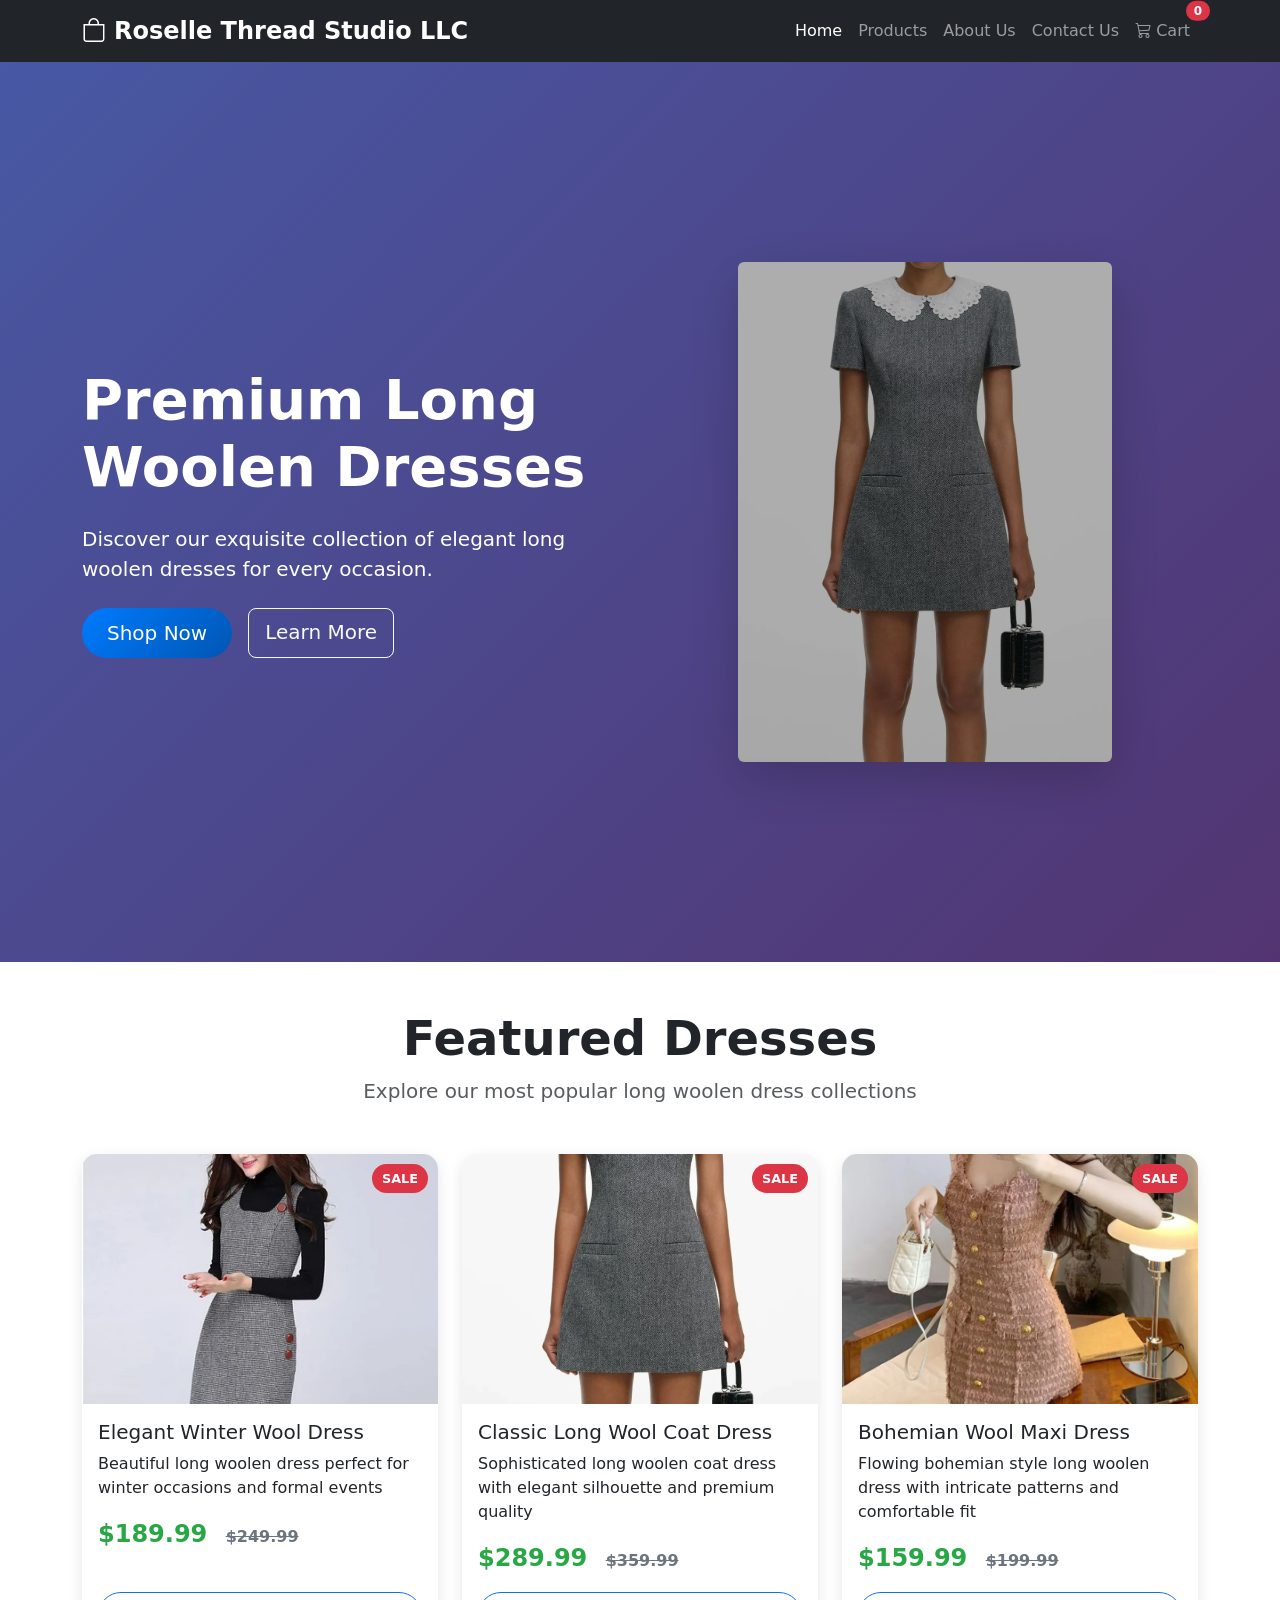
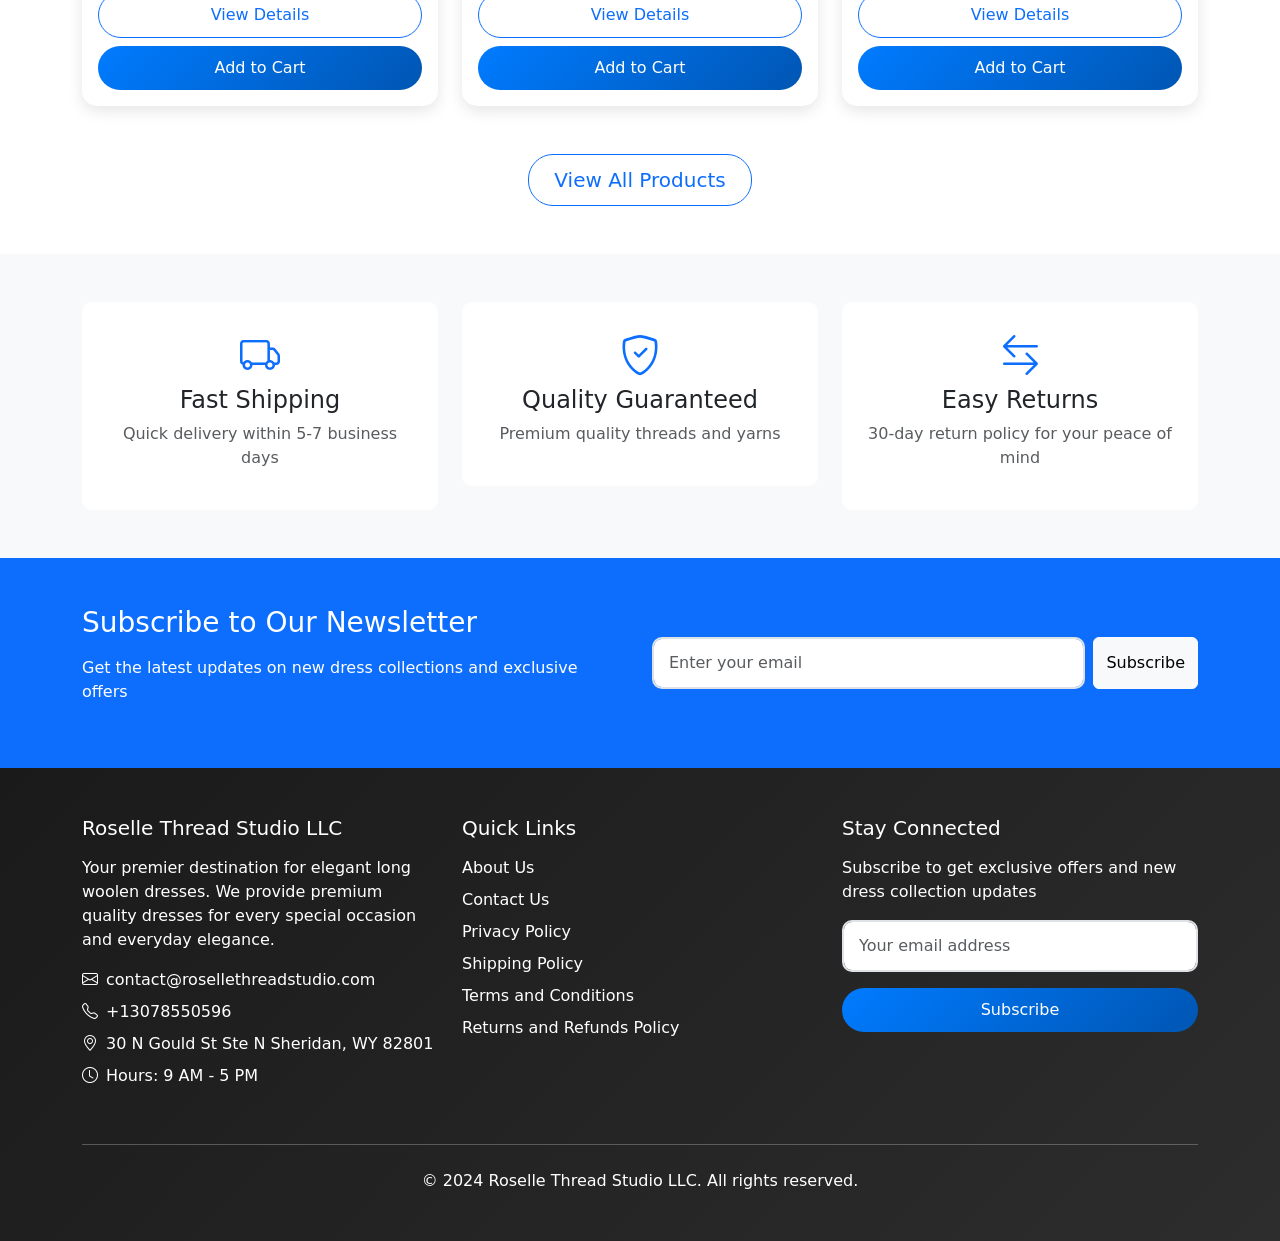
<file: index.html>
<!DOCTYPE html>
<html lang="en">
<head>
    <meta charset="UTF-8">
    <meta name="viewport" content="width=device-width, initial-scale=1.0">
    <title>Roselle Thread Studio LLC - Premium Long Woolen Dresses</title>
    <link href="https://cdn.jsdelivr.net/npm/bootstrap@5.3.0/dist/css/bootstrap.min.css" rel="stylesheet">
    <link rel="stylesheet" href="https://cdn.jsdelivr.net/npm/bootstrap-icons@1.11.0/font/bootstrap-icons.css">
    <link rel="stylesheet" href="styles.css">
</head>
<body>
    <!-- Navigation -->
    <nav class="navbar navbar-expand-lg navbar-dark bg-dark sticky-top">
        <div class="container">
            <a class="navbar-brand fw-bold" href="index.html">
                <i class="bi bi-bag me-2"></i>Roselle Thread Studio LLC
            </a>
            <button class="navbar-toggler" type="button" data-bs-toggle="collapse" data-bs-target="#navbarNav">
                <span class="navbar-toggler-icon"></span>
            </button>
            <div class="collapse navbar-collapse" id="navbarNav">
                <ul class="navbar-nav ms-auto">
                    <li class="nav-item">
                        <a class="nav-link active" href="index.html">Home</a>
                    </li>
                    <li class="nav-item">
                        <a class="nav-link" href="products.html">Products</a>
                    </li>
                    <li class="nav-item">
                        <a class="nav-link" href="about.html">About Us</a>
                    </li>
                    <li class="nav-item">
                        <a class="nav-link" href="contact.html">Contact Us</a>
                    </li>
                    <li class="nav-item">
                        <a class="nav-link position-relative" href="cart.html">
                            <i class="bi bi-cart3"></i> Cart
                            <span class="position-absolute top-0 start-100 translate-middle badge rounded-pill bg-danger" id="cart-count">
                                0
                            </span>
                        </a>
                    </li>
                </ul>
            </div>
        </div>
    </nav>

    <!-- Hero Section -->
    <section class="hero-section">
        <div class="container">
            <div class="row align-items-center min-vh-100">
                <div class="col-lg-6">
                    <div class="hero-content">
                        <h1 class="display-4 fw-bold text-white mb-4">Premium Long Woolen Dresses</h1>
                        <p class="lead text-white mb-4">Discover our exquisite collection of elegant long woolen dresses for every occasion.</p>
                        <div class="d-flex gap-3">
                            <a href="products.html" class="btn btn-primary btn-lg">Shop Now</a>
                            <a href="about.html" class="btn btn-outline-light btn-lg">Learn More</a>
                        </div>
                    </div>
                </div>
                <div class="col-lg-6">
                    <div class="hero-image text-center">
                        <img src="Products/2/main-image-1.jpeg" alt="Long Woolen Dresses" class="img-fluid rounded shadow-lg">
                    </div>
                </div>
            </div>
        </div>
    </section>

    <!-- Featured Products -->
    <section class="py-5">
        <div class="container">
            <div class="text-center mb-5">
                <h2 class="display-5 fw-bold">Featured Dresses</h2>
                <p class="lead text-muted">Explore our most popular long woolen dress collections</p>
            </div>
            <div class="row g-4" id="featured-products">
                <!-- Products will be loaded here -->
            </div>
            <div class="text-center mt-5">
                <a href="products.html" class="btn btn-outline-primary btn-lg">View All Products</a>
            </div>
        </div>
    </section>

    <!-- Features Section -->
    <section class="bg-light py-5">
        <div class="container">
            <div class="row g-4">
                <div class="col-md-4 text-center">
                    <div class="feature-box p-4">
                        <i class="bi bi-truck fs-1 text-primary mb-3"></i>
                        <h4>Fast Shipping</h4>
                        <p class="text-muted">Quick delivery within 5-7 business days</p>
                    </div>
                </div>
                <div class="col-md-4 text-center">
                    <div class="feature-box p-4">
                        <i class="bi bi-shield-check fs-1 text-primary mb-3"></i>
                        <h4>Quality Guaranteed</h4>
                        <p class="text-muted">Premium quality threads and yarns</p>
                    </div>
                </div>
                <div class="col-md-4 text-center">
                    <div class="feature-box p-4">
                        <i class="bi bi-arrow-left-right fs-1 text-primary mb-3"></i>
                        <h4>Easy Returns</h4>
                        <p class="text-muted">30-day return policy for your peace of mind</p>
                    </div>
                </div>
            </div>
        </div>
    </section>

    <!-- Newsletter Section -->
    <section class="py-5 bg-primary text-white">
        <div class="container">
            <div class="row align-items-center">
                <div class="col-lg-6">
                    <h3 class="mb-3">Subscribe to Our Newsletter</h3>
                    <p>Get the latest updates on new dress collections and exclusive offers</p>
                </div>
                <div class="col-lg-6">
                    <form class="d-flex gap-2" id="newsletter-form">
                        <input type="email" class="form-control" placeholder="Enter your email" required>
                        <button type="submit" class="btn btn-light">Subscribe</button>
                    </form>
                </div>
            </div>
        </div>
    </section>

    <!-- Footer -->
    <footer class="bg-dark text-white py-5">
        <div class="container">
            <div class="row">
                <div class="col-lg-4 mb-4">
                    <h5 class="mb-3">Roselle Thread Studio LLC</h5>
                    <p class="mb-3">Your premier destination for elegant long woolen dresses. We provide premium quality dresses for every special occasion and everyday elegance.</p>
                    <div class="contact-info">
                        <p class="mb-2"><i class="bi bi-envelope me-2"></i>contact@rosellethreadstudio.com</p>
                        <p class="mb-2"><i class="bi bi-telephone me-2"></i>+13078550596</p>
                        <p class="mb-2"><i class="bi bi-geo-alt me-2"></i>30 N Gould St Ste N Sheridan, WY 82801</p>
                        <p class="mb-2"><i class="bi bi-clock me-2"></i>Hours: 9 AM - 5 PM</p>
                    </div>
                </div>
                <div class="col-lg-4 mb-4">
                    <h5 class="mb-3">Quick Links</h5>
                    <ul class="list-unstyled">
                        <li class="mb-2"><a href="about.html" class="text-white text-decoration-none">About Us</a></li>
                        <li class="mb-2"><a href="contact.html" class="text-white text-decoration-none">Contact Us</a></li>
                        <li class="mb-2"><a href="privacy.html" class="text-white text-decoration-none">Privacy Policy</a></li>
                        <li class="mb-2"><a href="shipping.html" class="text-white text-decoration-none">Shipping Policy</a></li>
                        <li class="mb-2"><a href="terms.html" class="text-white text-decoration-none">Terms and Conditions</a></li>
                        <li class="mb-2"><a href="returns.html" class="text-white text-decoration-none">Returns and Refunds Policy</a></li>
                    </ul>
                </div>
                <div class="col-lg-4 mb-4">
                    <h5 class="mb-3">Stay Connected</h5>
                    <p>Subscribe to get exclusive offers and new dress collection updates</p>
                    <form id="footer-newsletter-form">
                        <div class="mb-3">
                            <input type="email" class="form-control" placeholder="Your email address" required>
                        </div>
                        <button type="submit" class="btn btn-primary w-100">Subscribe</button>
                    </form>
                </div>
            </div>
            <hr class="my-4 bg-white">
            <div class="text-center">
                <p class="mb-0">&copy; 2024 Roselle Thread Studio LLC. All rights reserved.</p>
            </div>
        </div>
    </footer>

    <script src="https://cdn.jsdelivr.net/npm/bootstrap@5.3.0/dist/js/bootstrap.bundle.min.js"></script>
    <script src="script.js"></script>
</body>
</html>
</file>
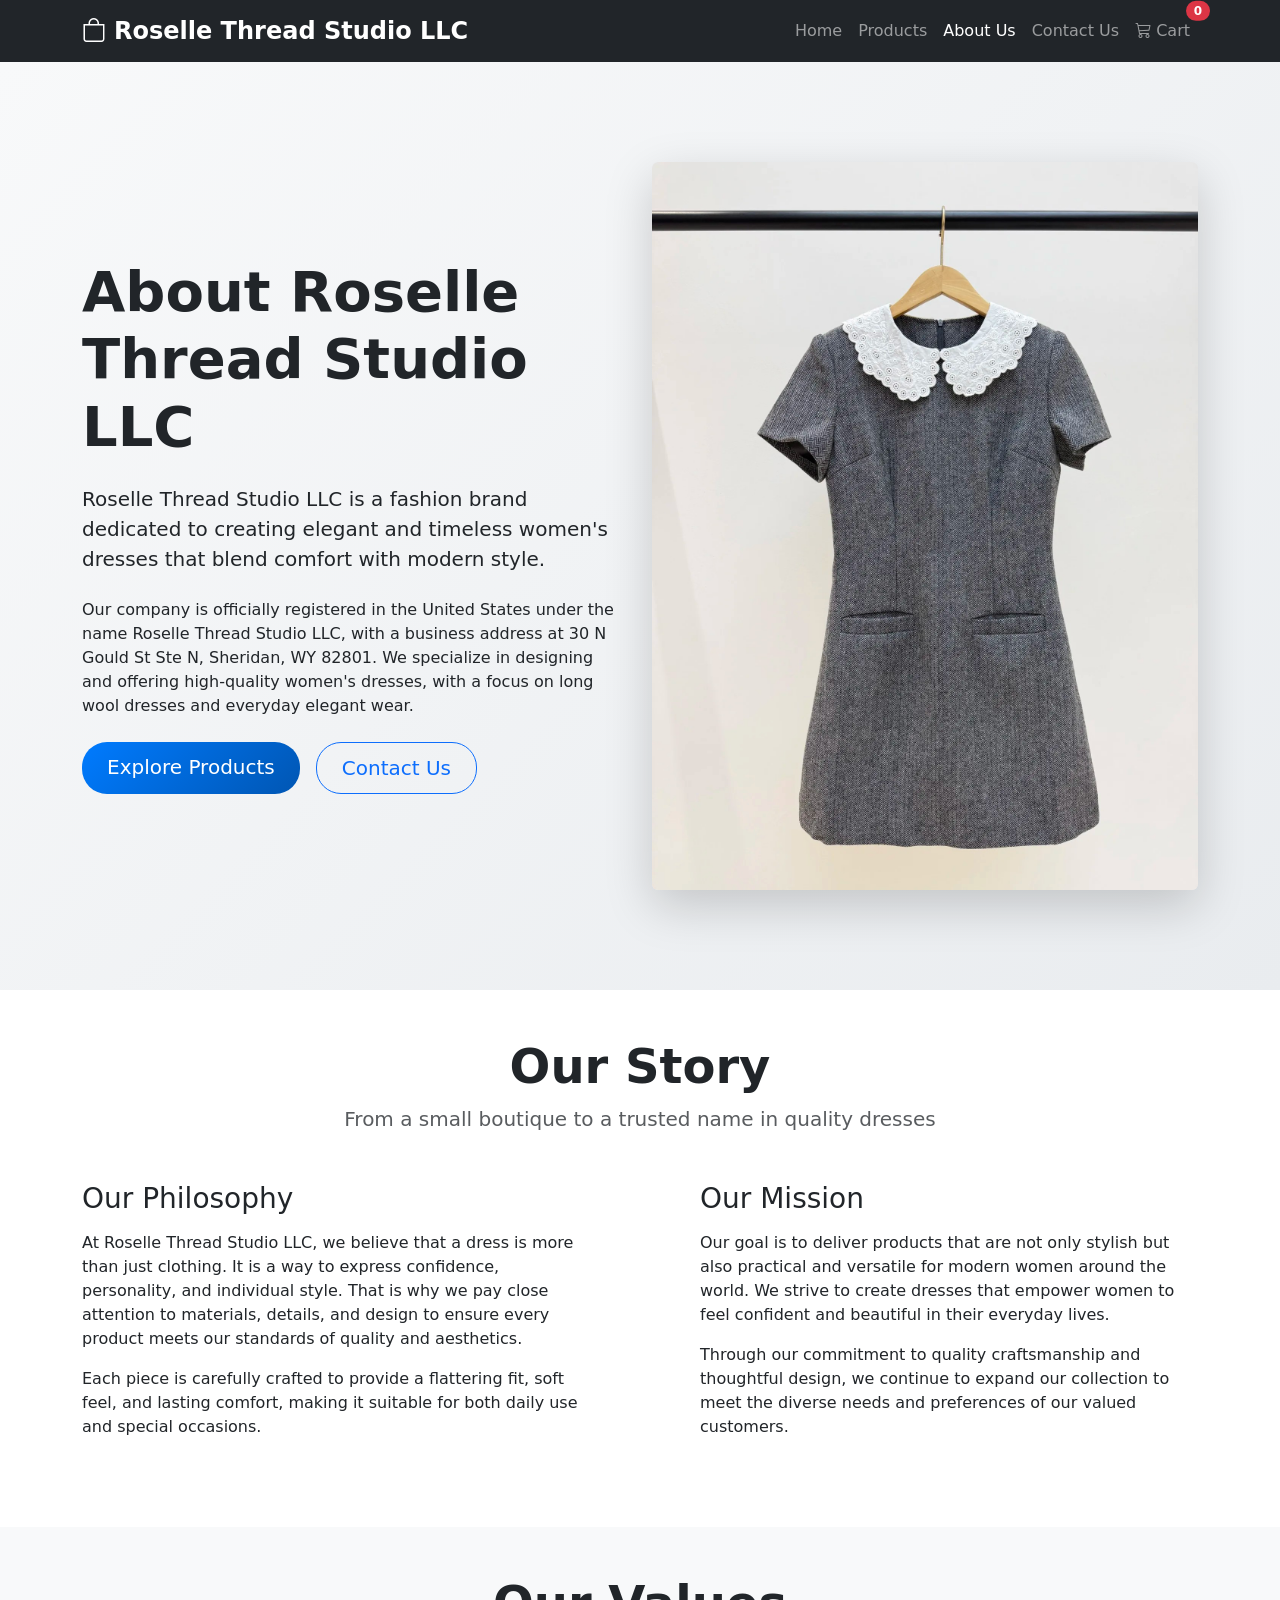
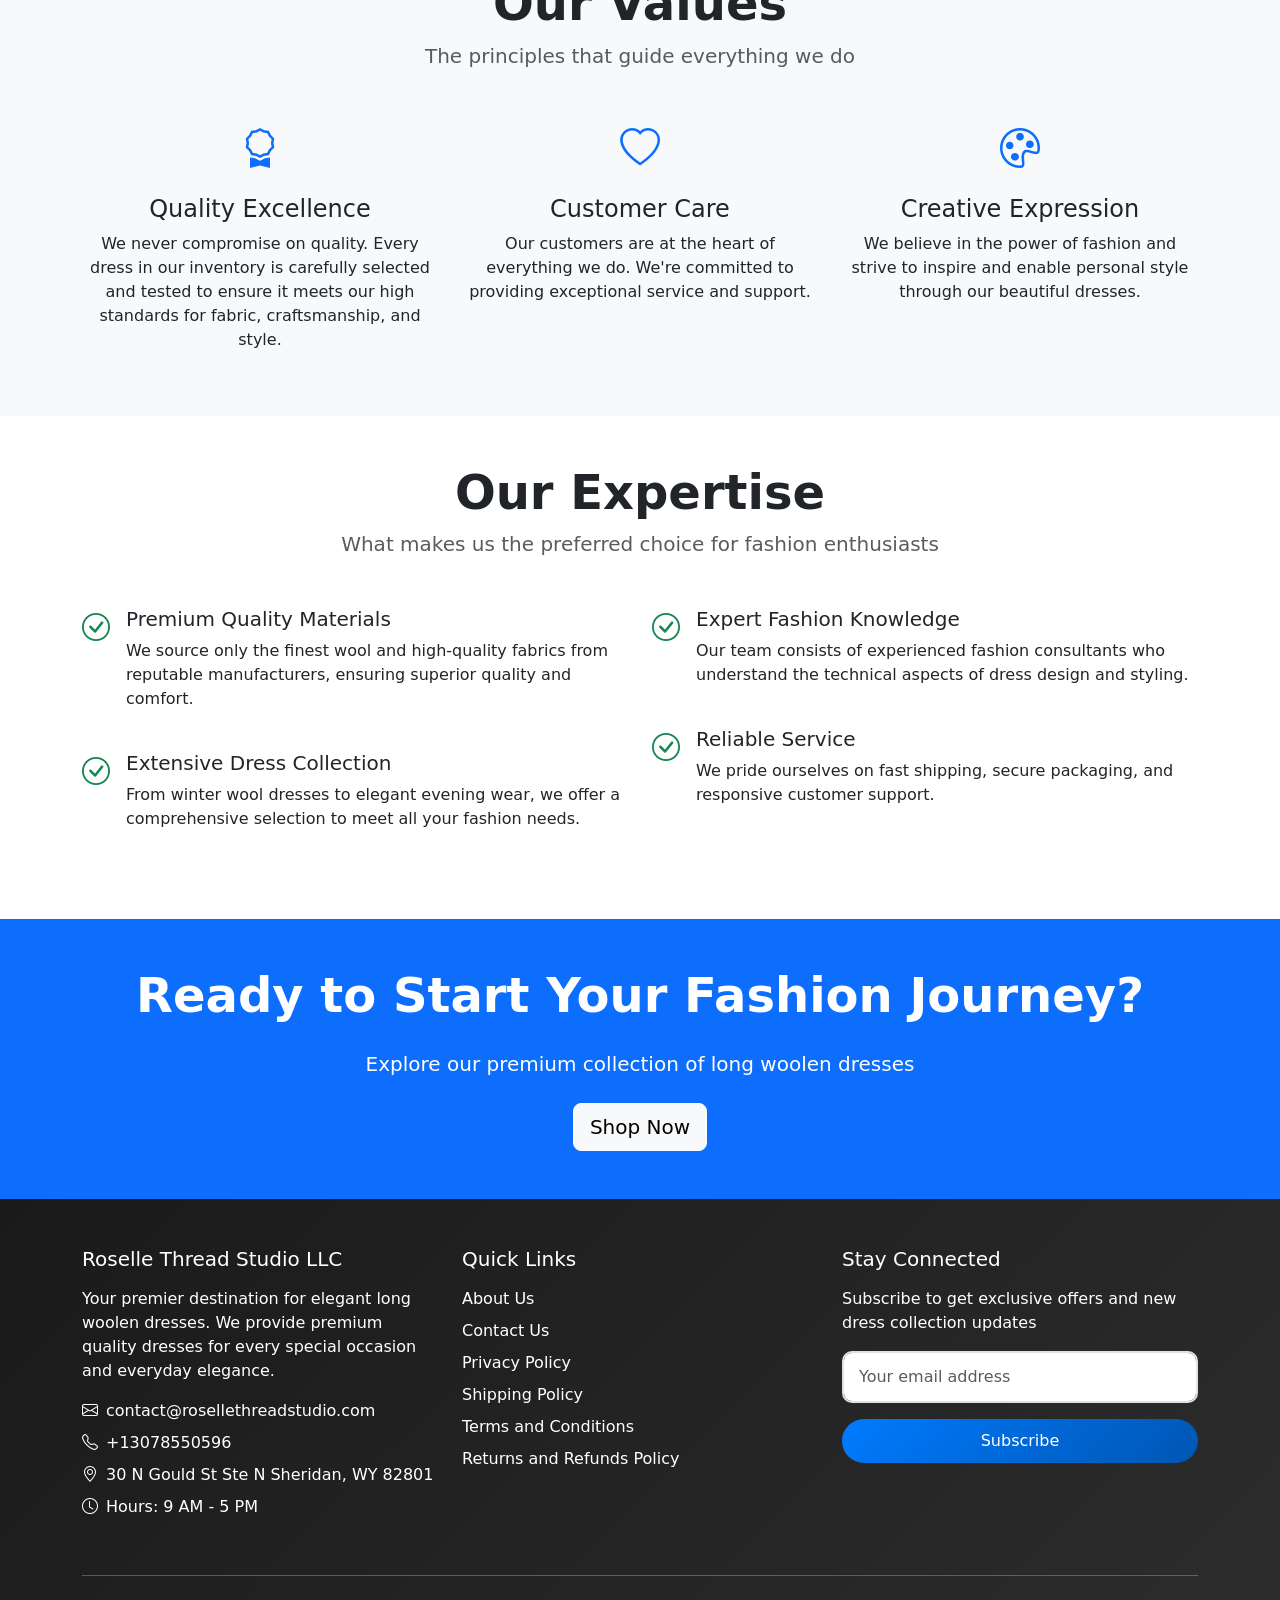
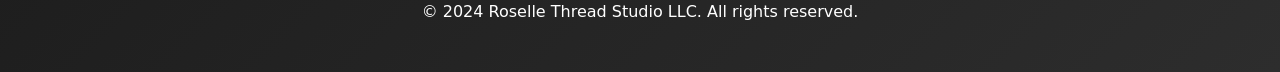
<file: about.html>
<!DOCTYPE html>
<html lang="en">
<head>
    <meta charset="UTF-8">
    <meta name="viewport" content="width=device-width, initial-scale=1.0">
    <title>About Us - Roselle Thread Studio LLC</title>
    <link href="https://cdn.jsdelivr.net/npm/bootstrap@5.3.0/dist/css/bootstrap.min.css" rel="stylesheet">
    <link rel="stylesheet" href="https://cdn.jsdelivr.net/npm/bootstrap-icons@1.11.0/font/bootstrap-icons.css">
    <link rel="stylesheet" href="styles.css">
</head>
<body>
    <!-- Navigation -->
    <nav class="navbar navbar-expand-lg navbar-dark bg-dark sticky-top">
        <div class="container">
            <a class="navbar-brand fw-bold" href="index.html">
                <i class="bi bi-bag me-2"></i>Roselle Thread Studio LLC
            </a>
            <button class="navbar-toggler" type="button" data-bs-toggle="collapse" data-bs-target="#navbarNav">
                <span class="navbar-toggler-icon"></span>
            </button>
            <div class="collapse navbar-collapse" id="navbarNav">
                <ul class="navbar-nav ms-auto">
                    <li class="nav-item">
                        <a class="nav-link" href="index.html">Home</a>
                    </li>
                    <li class="nav-item">
                        <a class="nav-link" href="products.html">Products</a>
                    </li>
                    <li class="nav-item">
                        <a class="nav-link active" href="about.html">About Us</a>
                    </li>
                    <li class="nav-item">
                        <a class="nav-link" href="contact.html">Contact Us</a>
                    </li>
                    <li class="nav-item">
                        <a class="nav-link position-relative" href="cart.html">
                            <i class="bi bi-cart3"></i> Cart
                            <span class="position-absolute top-0 start-100 translate-middle badge rounded-pill bg-danger" id="cart-count">
                                0
                            </span>
                        </a>
                    </li>
                </ul>
            </div>
        </div>
    </nav>

    <!-- About Hero -->
    <section class="about-hero">
        <div class="container">
            <div class="row align-items-center">
                <div class="col-lg-6">
                    <h1 class="display-4 fw-bold mb-4">About Roselle Thread Studio LLC</h1>
                    <p class="lead mb-4">Roselle Thread Studio LLC is a fashion brand dedicated to creating elegant and timeless women's dresses that blend comfort with modern style.</p>
                    <p class="mb-4">Our company is officially registered in the United States under the name Roselle Thread Studio LLC, with a business address at 30 N Gould St Ste N, Sheridan, WY 82801. We specialize in designing and offering high-quality women's dresses, with a focus on long wool dresses and everyday elegant wear.</p>
                    <div class="d-flex gap-3">
                        <a href="products.html" class="btn btn-primary btn-lg">Explore Products</a>
                        <a href="contact.html" class="btn btn-outline-primary btn-lg">Contact Us</a>
                    </div>
                </div>
                <div class="col-lg-6">
                    <img src="Products/2/main-image-2.jpeg" alt="Long Woolen Dresses" class="img-fluid rounded shadow-lg">
                </div>
            </div>
        </div>
    </section>

    <!-- Our Story -->
    <section class="py-5">
        <div class="container">
            <div class="row">
                <div class="col-lg-12">
                    <div class="text-center mb-5">
                        <h2 class="display-5 fw-bold">Our Story</h2>
                        <p class="lead text-muted">From a small boutique to a trusted name in quality dresses</p>
                    </div>
                </div>
            </div>
            <div class="row">
                <div class="col-lg-6 mb-4">
                    <div class="pe-lg-5">
                        <h3 class="mb-3">Our Philosophy</h3>
                        <p>At Roselle Thread Studio LLC, we believe that a dress is more than just clothing. It is a way to express confidence, personality, and individual style. That is why we pay close attention to materials, details, and design to ensure every product meets our standards of quality and aesthetics.</p>
                        <p>Each piece is carefully crafted to provide a flattering fit, soft feel, and lasting comfort, making it suitable for both daily use and special occasions.</p>
                    </div>
                </div>
                <div class="col-lg-6 mb-4">
                    <div class="ps-lg-5">
                        <h3 class="mb-3">Our Mission</h3>
                        <p>Our goal is to deliver products that are not only stylish but also practical and versatile for modern women around the world. We strive to create dresses that empower women to feel confident and beautiful in their everyday lives.</p>
                        <p>Through our commitment to quality craftsmanship and thoughtful design, we continue to expand our collection to meet the diverse needs and preferences of our valued customers.</p>
                    </div>
                </div>
            </div>
        </div>
    </section>

    <!-- Our Values -->
    <section class="bg-light py-5">
        <div class="container">
            <div class="text-center mb-5">
                <h2 class="display-5 fw-bold">Our Values</h2>
                <p class="lead text-muted">The principles that guide everything we do</p>
            </div>
            <div class="row g-4">
                <div class="col-md-4">
                    <div class="text-center">
                        <div class="mb-3">
                            <i class="bi bi-award fs-1 text-primary"></i>
                        </div>
                        <h4>Quality Excellence</h4>
                        <p>We never compromise on quality. Every dress in our inventory is carefully selected and tested to ensure it meets our high standards for fabric, craftsmanship, and style.</p>
                    </div>
                </div>
                <div class="col-md-4">
                    <div class="text-center">
                        <div class="mb-3">
                            <i class="bi bi-heart fs-1 text-primary"></i>
                        </div>
                        <h4>Customer Care</h4>
                        <p>Our customers are at the heart of everything we do. We're committed to providing exceptional service and support.</p>
                    </div>
                </div>
                <div class="col-md-4">
                    <div class="text-center">
                        <div class="mb-3">
                            <i class="bi bi-palette fs-1 text-primary"></i>
                        </div>
                        <h4>Creative Expression</h4>
                        <p>We believe in the power of fashion and strive to inspire and enable personal style through our beautiful dresses.</p>
                    </div>
                </div>
            </div>
        </div>
    </section>

    <!-- Our Expertise -->
    <section class="py-5">
        <div class="container">
            <div class="text-center mb-5">
                <h2 class="display-5 fw-bold">Our Expertise</h2>
                <p class="lead text-muted">What makes us the preferred choice for fashion enthusiasts</p>
            </div>
            <div class="row g-4">
                <div class="col-lg-6">
                    <div class="d-flex mb-4">
                        <div class="flex-shrink-0">
                            <i class="bi bi-check-circle fs-3 text-success"></i>
                        </div>
                        <div class="flex-grow-1 ms-3">
                            <h5>Premium Quality Materials</h5>
                            <p>We source only the finest wool and high-quality fabrics from reputable manufacturers, ensuring superior quality and comfort.</p>
                        </div>
                    </div>
                    <div class="d-flex mb-4">
                        <div class="flex-shrink-0">
                            <i class="bi bi-check-circle fs-3 text-success"></i>
                        </div>
                        <div class="flex-grow-1 ms-3">
                            <h5>Extensive Dress Collection</h5>
                            <p>From winter wool dresses to elegant evening wear, we offer a comprehensive selection to meet all your fashion needs.</p>
                        </div>
                    </div>
                </div>
                <div class="col-lg-6">
                    <div class="d-flex mb-4">
                        <div class="flex-shrink-0">
                            <i class="bi bi-check-circle fs-3 text-success"></i>
                        </div>
                        <div class="flex-grow-1 ms-3">
                            <h5>Expert Fashion Knowledge</h5>
                            <p>Our team consists of experienced fashion consultants who understand the technical aspects of dress design and styling.</p>
                        </div>
                    </div>
                    <div class="d-flex mb-4">
                        <div class="flex-shrink-0">
                            <i class="bi bi-check-circle fs-3 text-success"></i>
                        </div>
                        <div class="flex-grow-1 ms-3">
                            <h5>Reliable Service</h5>
                            <p>We pride ourselves on fast shipping, secure packaging, and responsive customer support.</p>
                        </div>
                    </div>
                </div>
            </div>
        </div>
    </section>

    <!-- Call to Action -->
    <section class="bg-primary text-white py-5">
        <div class="container text-center">
            <h2 class="display-5 fw-bold mb-4">Ready to Start Your Fashion Journey?</h2>
            <p class="lead mb-4">Explore our premium collection of long woolen dresses</p>
            <a href="products.html" class="btn btn-light btn-lg">Shop Now</a>
        </div>
    </section>

    <!-- Footer -->
    <footer class="bg-dark text-white py-5">
        <div class="container">
            <div class="row">
                <div class="col-lg-4 mb-4">
                    <h5 class="mb-3">Roselle Thread Studio LLC</h5>
                    <p class="mb-3">Your premier destination for elegant long woolen dresses. We provide premium quality dresses for every special occasion and everyday elegance.</p>
                    <div class="contact-info">
                        <p class="mb-2"><i class="bi bi-envelope me-2"></i>contact@rosellethreadstudio.com</p>
                        <p class="mb-2"><i class="bi bi-telephone me-2"></i>+13078550596</p>
                        <p class="mb-2"><i class="bi bi-geo-alt me-2"></i>30 N Gould St Ste N Sheridan, WY 82801</p>
                        <p class="mb-2"><i class="bi bi-clock me-2"></i>Hours: 9 AM - 5 PM</p>
                    </div>
                </div>
                <div class="col-lg-4 mb-4">
                    <h5 class="mb-3">Quick Links</h5>
                    <ul class="list-unstyled">
                        <li class="mb-2"><a href="about.html" class="text-white text-decoration-none">About Us</a></li>
                        <li class="mb-2"><a href="contact.html" class="text-white text-decoration-none">Contact Us</a></li>
                        <li class="mb-2"><a href="privacy.html" class="text-white text-decoration-none">Privacy Policy</a></li>
                        <li class="mb-2"><a href="shipping.html" class="text-white text-decoration-none">Shipping Policy</a></li>
                        <li class="mb-2"><a href="terms.html" class="text-white text-decoration-none">Terms and Conditions</a></li>
                        <li class="mb-2"><a href="returns.html" class="text-white text-decoration-none">Returns and Refunds Policy</a></li>
                    </ul>
                </div>
                <div class="col-lg-4 mb-4">
                    <h5 class="mb-3">Stay Connected</h5>
                    <p>Subscribe to get exclusive offers and new dress collection updates</p>
                    <form id="footer-newsletter-form">
                        <div class="mb-3">
                            <input type="email" class="form-control" placeholder="Your email address" required>
                        </div>
                        <button type="submit" class="btn btn-primary w-100">Subscribe</button>
                    </form>
                </div>
            </div>
            <hr class="my-4 bg-white">
            <div class="text-center">
                <p class="mb-0">&copy; 2024 Roselle Thread Studio LLC. All rights reserved.</p>
            </div>
        </div>
    </footer>

    <script src="https://cdn.jsdelivr.net/npm/bootstrap@5.3.0/dist/js/bootstrap.bundle.min.js"></script>
    <script src="script.js"></script>
</body>
</html>
</file>
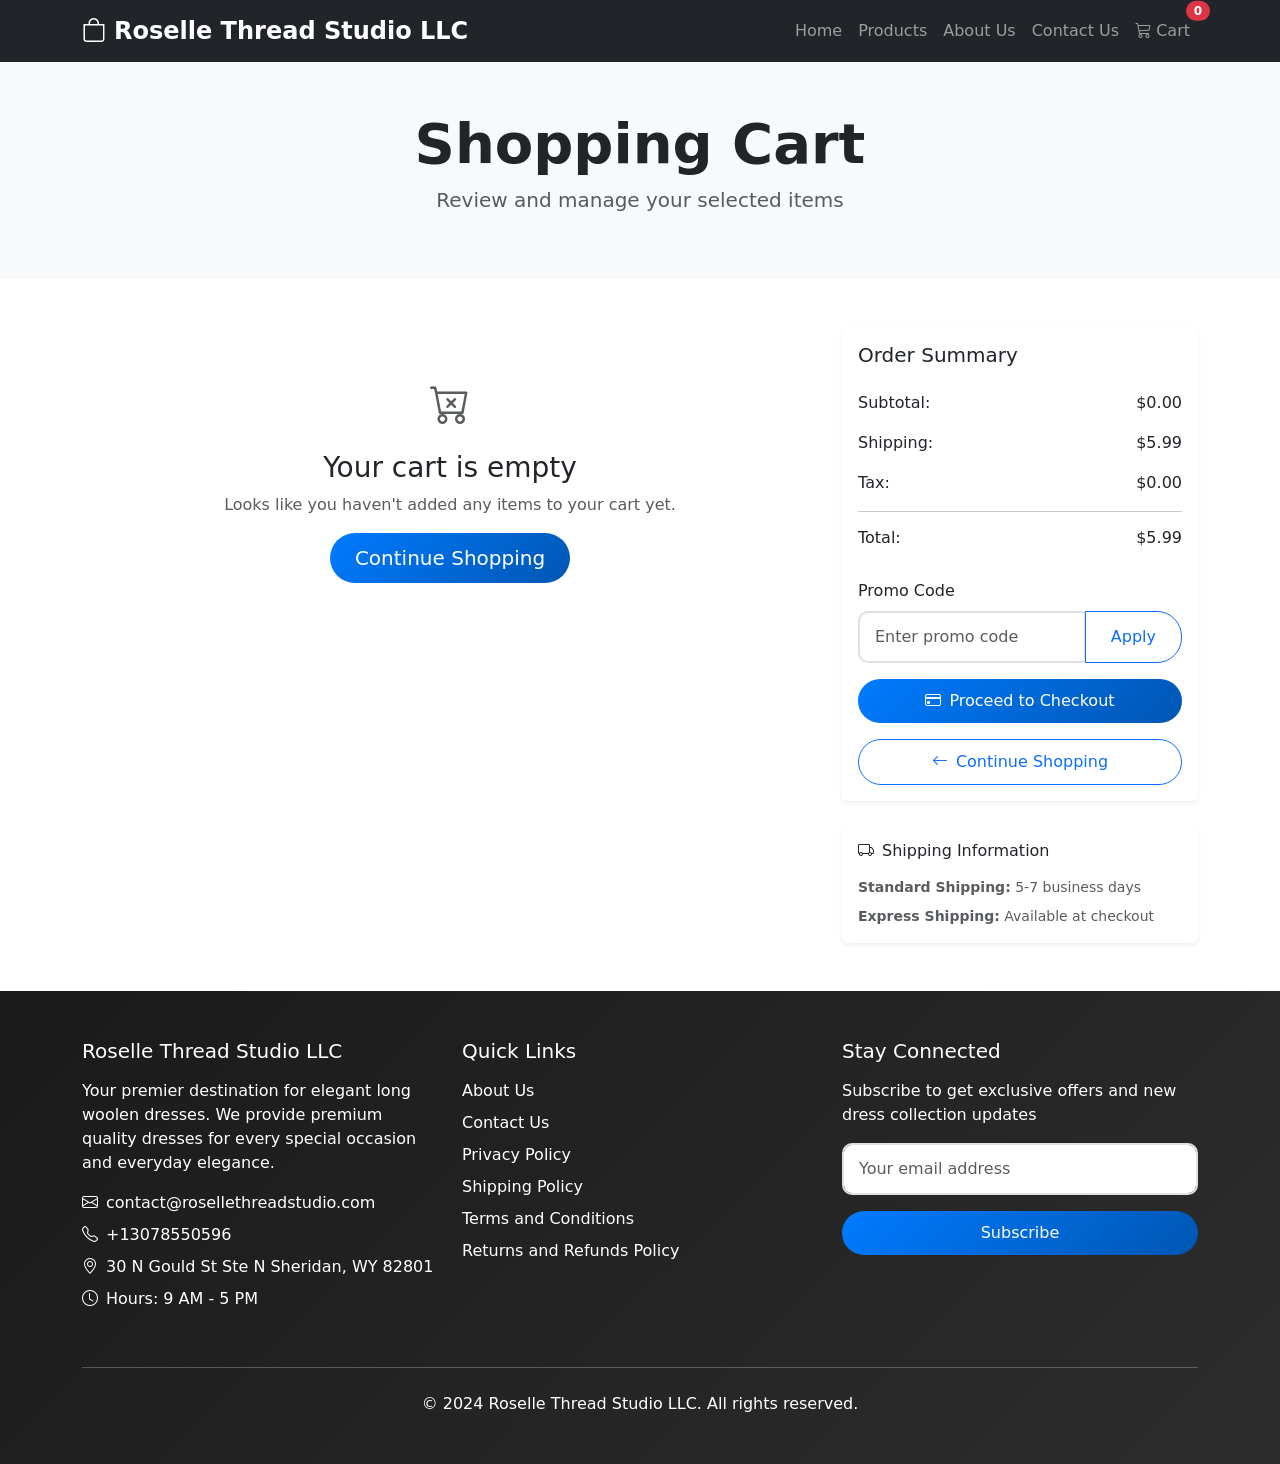
<file: cart.html>
<!DOCTYPE html>
<html lang="en">
<head>
    <meta charset="UTF-8">
    <meta name="viewport" content="width=device-width, initial-scale=1.0">
    <title>Shopping Cart - Roselle Thread Studio LLC</title>
    <link href="https://cdn.jsdelivr.net/npm/bootstrap@5.3.0/dist/css/bootstrap.min.css" rel="stylesheet">
    <link rel="stylesheet" href="https://cdn.jsdelivr.net/npm/bootstrap-icons@1.11.0/font/bootstrap-icons.css">
    <link rel="stylesheet" href="styles.css">
</head>
<body>
    <!-- Navigation -->
    <nav class="navbar navbar-expand-lg navbar-dark bg-dark sticky-top">
        <div class="container">
            <a class="navbar-brand fw-bold" href="index.html">
                <i class="bi bi-bag me-2"></i>Roselle Thread Studio LLC
            </a>
            <button class="navbar-toggler" type="button" data-bs-toggle="collapse" data-bs-target="#navbarNav">
                <span class="navbar-toggler-icon"></span>
            </button>
            <div class="collapse navbar-collapse" id="navbarNav">
                <ul class="navbar-nav ms-auto">
                    <li class="nav-item">
                        <a class="nav-link" href="index.html">Home</a>
                    </li>
                    <li class="nav-item">
                        <a class="nav-link" href="products.html">Products</a>
                    </li>
                    <li class="nav-item">
                        <a class="nav-link" href="about.html">About Us</a>
                    </li>
                    <li class="nav-item">
                        <a class="nav-link" href="contact.html">Contact Us</a>
                    </li>
                    <li class="nav-item">
                        <a class="nav-link position-relative" href="cart.html">
                            <i class="bi bi-cart3"></i> Cart
                            <span class="position-absolute top-0 start-100 translate-middle badge rounded-pill bg-danger" id="cart-count">
                                0
                            </span>
                        </a>
                    </li>
                </ul>
            </div>
        </div>
    </nav>

    <!-- Page Header -->
    <section class="bg-light py-5">
        <div class="container">
            <div class="text-center">
                <h1 class="display-4 fw-bold">Shopping Cart</h1>
                <p class="lead text-muted">Review and manage your selected items</p>
            </div>
        </div>
    </section>

    <!-- Cart Section -->
    <section class="py-5">
        <div class="container">
            <div class="row">
                <!-- Cart Items -->
                <div class="col-lg-8">
                    <div id="cart-items">
                        <!-- Cart items will be loaded here -->
                    </div>

                    <!-- Empty Cart -->
                    <div class="text-center py-5 d-none" id="empty-cart">
                        <i class="bi bi-cart-x fs-1 text-muted"></i>
                        <h3 class="mt-3">Your cart is empty</h3>
                        <p class="text-muted">Looks like you haven't added any items to your cart yet.</p>
                        <a href="products.html" class="btn btn-primary btn-lg">Continue Shopping</a>
                    </div>
                </div>

                <!-- Order Summary -->
                <div class="col-lg-4">
                    <div class="card border-0 shadow-sm">
                        <div class="card-body">
                            <h5 class="card-title mb-4">Order Summary</h5>
                            
                            <div class="d-flex justify-content-between mb-3">
                                <span>Subtotal:</span>
                                <span id="subtotal">$0.00</span>
                            </div>
                            
                            <div class="d-flex justify-content-between mb-3">
                                <span>Shipping:</span>
                                <span id="shipping">$0.00</span>
                            </div>
                            
                            <div class="d-flex justify-content-between mb-3">
                                <span>Tax:</span>
                                <span id="tax">$0.00</span>
                            </div>
                            
                            <hr>
                            
                            <div class="d-flex justify-content-between mb-4">
                                <h6>Total:</h6>
                                <h6 id="total">$0.00</h6>
                            </div>

                            <div class="mb-3">
                                <label class="form-label">Promo Code</label>
                                <div class="input-group">
                                    <input type="text" class="form-control" id="promo-code" placeholder="Enter promo code">
                                    <button class="btn btn-outline-primary" type="button" id="apply-promo">Apply</button>
                                </div>
                            </div>

                            <button class="btn btn-primary w-100 mb-3" id="checkout-btn">
                                <i class="bi bi-credit-card me-2"></i>Proceed to Checkout
                            </button>
                            
                            <a href="products.html" class="btn btn-outline-primary w-100">
                                <i class="bi bi-arrow-left me-2"></i>Continue Shopping
                            </a>
                        </div>
                    </div>

                    <!-- Shipping Info -->
                    <div class="card border-0 shadow-sm mt-4">
                        <div class="card-body">
                            <h6 class="card-title mb-3">
                                <i class="bi bi-truck me-2"></i>Shipping Information
                            </h6>
                            <p class="small text-muted mb-2">
                                <strong>Standard Shipping:</strong> 5-7 business days
                            </p>
                            <p class="small text-muted mb-0">
                                <strong>Express Shipping:</strong> Available at checkout
                            </p>
                        </div>
                    </div>
                </div>
            </div>
        </div>
    </section>

    <!-- Footer -->
    <footer class="bg-dark text-white py-5">
        <div class="container">
            <div class="row">
                <div class="col-lg-4 mb-4">
                    <h5 class="mb-3">Roselle Thread Studio LLC</h5>
                    <p class="mb-3">Your premier destination for elegant long woolen dresses. We provide premium quality dresses for every special occasion and everyday elegance.</p>
                    <div class="contact-info">
                        <p class="mb-2"><i class="bi bi-envelope me-2"></i>contact@rosellethreadstudio.com</p>
                        <p class="mb-2"><i class="bi bi-telephone me-2"></i>+13078550596</p>
                        <p class="mb-2"><i class="bi bi-geo-alt me-2"></i>30 N Gould St Ste N Sheridan, WY 82801</p>
                        <p class="mb-2"><i class="bi bi-clock me-2"></i>Hours: 9 AM - 5 PM</p>
                    </div>
                </div>
                <div class="col-lg-4 mb-4">
                    <h5 class="mb-3">Quick Links</h5>
                    <ul class="list-unstyled">
                        <li class="mb-2"><a href="about.html" class="text-white text-decoration-none">About Us</a></li>
                        <li class="mb-2"><a href="contact.html" class="text-white text-decoration-none">Contact Us</a></li>
                        <li class="mb-2"><a href="privacy.html" class="text-white text-decoration-none">Privacy Policy</a></li>
                        <li class="mb-2"><a href="shipping.html" class="text-white text-decoration-none">Shipping Policy</a></li>
                        <li class="mb-2"><a href="terms.html" class="text-white text-decoration-none">Terms and Conditions</a></li>
                        <li class="mb-2"><a href="returns.html" class="text-white text-decoration-none">Returns and Refunds Policy</a></li>
                    </ul>
                </div>
                <div class="col-lg-4 mb-4">
                    <h5 class="mb-3">Stay Connected</h5>
                    <p>Subscribe to get exclusive offers and new dress collection updates</p>
                    <form id="footer-newsletter-form">
                        <div class="mb-3">
                            <input type="email" class="form-control" placeholder="Your email address" required>
                        </div>
                        <button type="submit" class="btn btn-primary w-100">Subscribe</button>
                    </form>
                </div>
            </div>
            <hr class="my-4 bg-white">
            <div class="text-center">
                <p class="mb-0">&copy; 2024 Roselle Thread Studio LLC. All rights reserved.</p>
            </div>
        </div>
    </footer>

    <script src="https://cdn.jsdelivr.net/npm/bootstrap@5.3.0/dist/js/bootstrap.bundle.min.js"></script>
    <script src="script.js"></script>
</body>
</html>
</file>
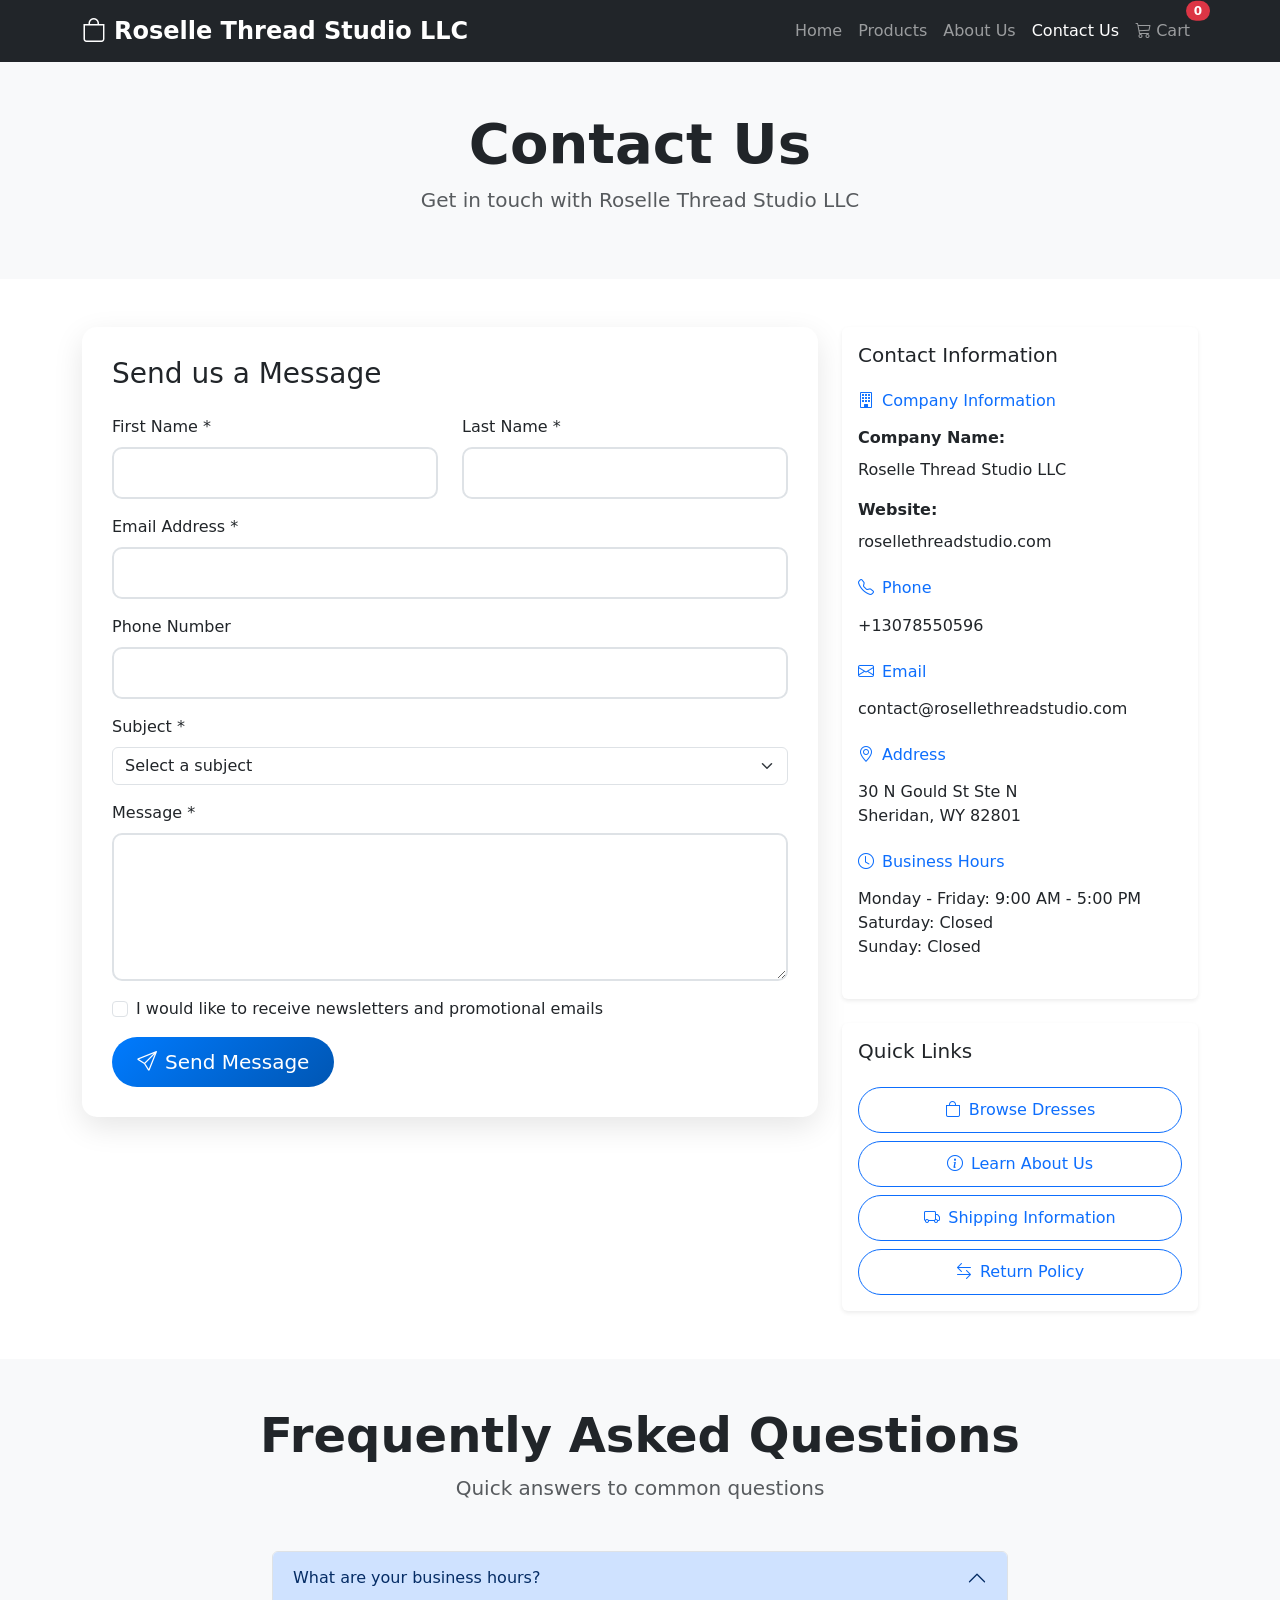
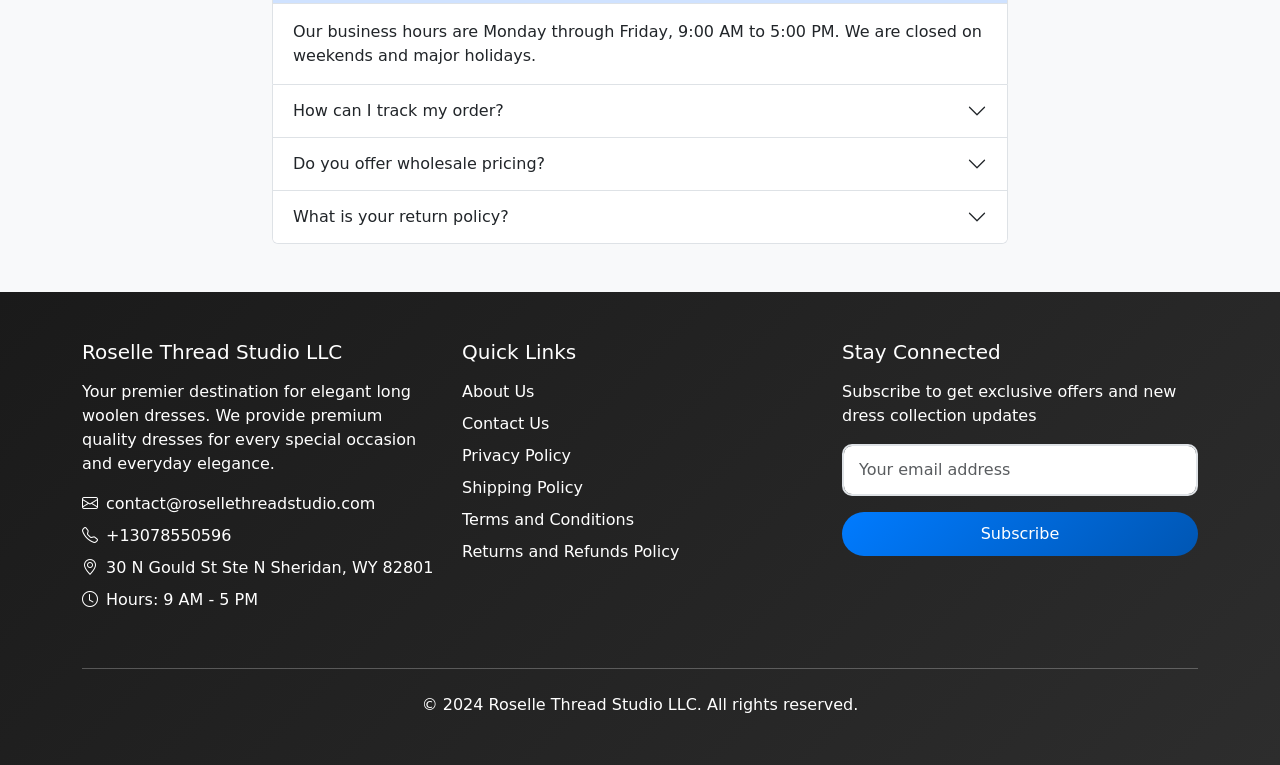
<file: contact.html>
<!DOCTYPE html>
<html lang="en">
<head>
    <meta charset="UTF-8">
    <meta name="viewport" content="width=device-width, initial-scale=1.0">
    <title>Contact Us - Roselle Thread Studio LLC</title>
    <link href="https://cdn.jsdelivr.net/npm/bootstrap@5.3.0/dist/css/bootstrap.min.css" rel="stylesheet">
    <link rel="stylesheet" href="https://cdn.jsdelivr.net/npm/bootstrap-icons@1.11.0/font/bootstrap-icons.css">
    <link rel="stylesheet" href="styles.css">
</head>
<body>
    <!-- Navigation -->
    <nav class="navbar navbar-expand-lg navbar-dark bg-dark sticky-top">
        <div class="container">
            <a class="navbar-brand fw-bold" href="index.html">
                <i class="bi bi-bag me-2"></i>Roselle Thread Studio LLC
            </a>
            <button class="navbar-toggler" type="button" data-bs-toggle="collapse" data-bs-target="#navbarNav">
                <span class="navbar-toggler-icon"></span>
            </button>
            <div class="collapse navbar-collapse" id="navbarNav">
                <ul class="navbar-nav ms-auto">
                    <li class="nav-item">
                        <a class="nav-link" href="index.html">Home</a>
                    </li>
                    <li class="nav-item">
                        <a class="nav-link" href="products.html">Products</a>
                    </li>
                    <li class="nav-item">
                        <a class="nav-link" href="about.html">About Us</a>
                    </li>
                    <li class="nav-item">
                        <a class="nav-link active" href="contact.html">Contact Us</a>
                    </li>
                    <li class="nav-item">
                        <a class="nav-link position-relative" href="cart.html">
                            <i class="bi bi-cart3"></i> Cart
                            <span class="position-absolute top-0 start-100 translate-middle badge rounded-pill bg-danger" id="cart-count">
                                0
                            </span>
                        </a>
                    </li>
                </ul>
            </div>
        </div>
    </nav>

    <!-- Page Header -->
    <section class="bg-light py-5">
        <div class="container">
            <div class="text-center">
                <h1 class="display-4 fw-bold">Contact Us</h1>
                <p class="lead text-muted">Get in touch with Roselle Thread Studio LLC</p>
            </div>
        </div>
    </section>

    <!-- Contact Section -->
    <section class="py-5">
        <div class="container">
            <div class="row">
                <!-- Contact Form -->
                <div class="col-lg-8 mb-4">
                    <div class="contact-form">
                        <h3 class="mb-4">Send us a Message</h3>
                        <form id="contact-form">
                            <div class="row">
                                <div class="col-md-6 mb-3">
                                    <label for="first-name" class="form-label">First Name *</label>
                                    <input type="text" class="form-control" id="first-name" required>
                                </div>
                                <div class="col-md-6 mb-3">
                                    <label for="last-name" class="form-label">Last Name *</label>
                                    <input type="text" class="form-control" id="last-name" required>
                                </div>
                            </div>
                            <div class="mb-3">
                                <label for="email" class="form-label">Email Address *</label>
                                <input type="email" class="form-control" id="email" required>
                            </div>
                            <div class="mb-3">
                                <label for="phone" class="form-label">Phone Number</label>
                                <input type="tel" class="form-control" id="phone">
                            </div>
                            <div class="mb-3">
                                <label for="subject" class="form-label">Subject *</label>
                                <select class="form-select" id="subject" required>
                                    <option value="">Select a subject</option>
                                    <option value="general">General Inquiry</option>
                                    <option value="product">Dress Question</option>
                                    <option value="order">Order Status</option>
                                    <option value="return">Return Request</option>
                                    <option value="wholesale">Wholesale Dress Inquiry</option>
                                    <option value="other">Other</option>
                                </select>
                            </div>
                            <div class="mb-3">
                                <label for="message" class="form-label">Message *</label>
                                <textarea class="form-control" id="message" rows="5" required></textarea>
                            </div>
                            <div class="mb-3">
                                <div class="form-check">
                                    <input class="form-check-input" type="checkbox" id="newsletter-optin">
                                    <label class="form-check-label" for="newsletter-optin">
                                        I would like to receive newsletters and promotional emails
                                    </label>
                                </div>
                            </div>
                            <button type="submit" class="btn btn-primary btn-lg">
                                <i class="bi bi-send me-2"></i>Send Message
                            </button>
                        </form>
                    </div>
                </div>

                <!-- Contact Information -->
                <div class="col-lg-4">
                    <div class="card border-0 shadow-sm mb-4">
                        <div class="card-body">
                            <h5 class="card-title mb-4">Contact Information</h5>
                            
                            <div class="mb-4">
                                <h6 class="text-primary mb-3">
                                    <i class="bi bi-building me-2"></i>Company Information
                                </h6>
                                <p class="mb-2"><strong>Company Name:</strong></p>
                                <p class="mb-3">Roselle Thread Studio LLC</p>
                                
                                <p class="mb-2"><strong>Website:</strong></p>
                                <p class="mb-3">rosellethreadstudio.com</p>
                            </div>

                            <div class="mb-4">
                                <h6 class="text-primary mb-3">
                                    <i class="bi bi-telephone me-2"></i>Phone
                                </h6>
                                <p class="mb-0">+13078550596</p>
                            </div>

                            <div class="mb-4">
                                <h6 class="text-primary mb-3">
                                    <i class="bi bi-envelope me-2"></i>Email
                                </h6>
                                <p class="mb-0">contact@rosellethreadstudio.com</p>
                            </div>

                            <div class="mb-4">
                                <h6 class="text-primary mb-3">
                                    <i class="bi bi-geo-alt me-2"></i>Address
                                </h6>
                                <p class="mb-0">30 N Gould St Ste N</p>
                                <p class="mb-0">Sheridan, WY 82801</p>
                            </div>

                            <div class="mb-4">
                                <h6 class="text-primary mb-3">
                                    <i class="bi bi-clock me-2"></i>Business Hours
                                </h6>
                                <p class="mb-0">Monday - Friday: 9:00 AM - 5:00 PM</p>
                                <p class="mb-0">Saturday: Closed</p>
                                <p class="mb-0">Sunday: Closed</p>
                            </div>
                        </div>
                    </div>

                    <!-- Quick Links -->
                    <div class="card border-0 shadow-sm">
                        <div class="card-body">
                            <h5 class="card-title mb-4">Quick Links</h5>
                            <div class="d-grid gap-2">
                                <a href="products.html" class="btn btn-outline-primary">
                                    <i class="bi bi-bag me-2"></i>Browse Dresses
                                </a>
                                <a href="about.html" class="btn btn-outline-primary">
                                    <i class="bi bi-info-circle me-2"></i>Learn About Us
                                </a>
                                <a href="shipping.html" class="btn btn-outline-primary">
                                    <i class="bi bi-truck me-2"></i>Shipping Information
                                </a>
                                <a href="returns.html" class="btn btn-outline-primary">
                                    <i class="bi bi-arrow-left-right me-2"></i>Return Policy
                                </a>
                            </div>
                        </div>
                    </div>
                </div>
            </div>
        </div>
    </section>

    <!-- FAQ Section -->
    <section class="bg-light py-5">
        <div class="container">
            <div class="text-center mb-5">
                <h2 class="display-5 fw-bold">Frequently Asked Questions</h2>
                <p class="lead text-muted">Quick answers to common questions</p>
            </div>
            <div class="row">
                <div class="col-lg-8 mx-auto">
                    <div class="accordion" id="faqAccordion">
                        <div class="accordion-item">
                            <h2 class="accordion-header">
                                <button class="accordion-button" type="button" data-bs-toggle="collapse" data-bs-target="#faq1">
                                    What are your business hours?
                                </button>
                            </h2>
                            <div id="faq1" class="accordion-collapse collapse show" data-bs-parent="#faqAccordion">
                                <div class="accordion-body">
                                    Our business hours are Monday through Friday, 9:00 AM to 5:00 PM. We are closed on weekends and major holidays.
                                </div>
                            </div>
                        </div>
                        <div class="accordion-item">
                            <h2 class="accordion-header">
                                <button class="accordion-button collapsed" type="button" data-bs-toggle="collapse" data-bs-target="#faq2">
                                    How can I track my order?
                                </button>
                            </h2>
                            <div id="faq2" class="accordion-collapse collapse" data-bs-parent="#faqAccordion">
                                <div class="accordion-body">
                                    Once your order ships, you will receive a confirmation email with tracking information. You can also track your order by logging into your account on our website.
                                </div>
                            </div>
                        </div>
                        <div class="accordion-item">
                            <h2 class="accordion-header">
                                <button class="accordion-button collapsed" type="button" data-bs-toggle="collapse" data-bs-target="#faq3">
                                    Do you offer wholesale pricing?
                                </button>
                            </h2>
                            <div id="faq3" class="accordion-collapse collapse" data-bs-parent="#faqAccordion">
                                <div class="accordion-body">
                                    <p class="mb-0">Yes, we offer wholesale pricing for bulk orders of our long woolen dresses. Please contact us at contact@rosellethreadstudio.com with your wholesale inquiry and we'll be happy to provide you with our wholesale catalog and pricing.</p>
                                </div>
                            </div>
                        </div>
                        <div class="accordion-item">
                            <h2 class="accordion-header">
                                <button class="accordion-button collapsed" type="button" data-bs-toggle="collapse" data-bs-target="#faq4">
                                    What is your return policy?
                                </button>
                            </h2>
                            <div id="faq4" class="accordion-collapse collapse" data-bs-parent="#faqAccordion">
                                <div class="accordion-body">
                                    We offer a 30-day return policy for unused items in their original packaging. Please visit our Returns and Refunds Policy page for detailed information about our return process.
                                </div>
                            </div>
                        </div>
                    </div>
                </div>
            </div>
        </div>
    </section>

    <!-- Footer -->
    <footer class="bg-dark text-white py-5">
        <div class="container">
            <div class="row">
                <div class="col-lg-4 mb-4">
                    <h5 class="mb-3">Roselle Thread Studio LLC</h5>
                    <p class="mb-3">Your premier destination for elegant long woolen dresses. We provide premium quality dresses for every special occasion and everyday elegance.</p>
                    <div class="contact-info">
                        <p class="mb-2"><i class="bi bi-envelope me-2"></i>contact@rosellethreadstudio.com</p>
                        <p class="mb-2"><i class="bi bi-telephone me-2"></i>+13078550596</p>
                        <p class="mb-2"><i class="bi bi-geo-alt me-2"></i>30 N Gould St Ste N Sheridan, WY 82801</p>
                        <p class="mb-2"><i class="bi bi-clock me-2"></i>Hours: 9 AM - 5 PM</p>
                    </div>
                </div>
                <div class="col-lg-4 mb-4">
                    <h5 class="mb-3">Quick Links</h5>
                    <ul class="list-unstyled">
                        <li class="mb-2"><a href="about.html" class="text-white text-decoration-none">About Us</a></li>
                        <li class="mb-2"><a href="contact.html" class="text-white text-decoration-none">Contact Us</a></li>
                        <li class="mb-2"><a href="privacy.html" class="text-white text-decoration-none">Privacy Policy</a></li>
                        <li class="mb-2"><a href="shipping.html" class="text-white text-decoration-none">Shipping Policy</a></li>
                        <li class="mb-2"><a href="terms.html" class="text-white text-decoration-none">Terms and Conditions</a></li>
                        <li class="mb-2"><a href="returns.html" class="text-white text-decoration-none">Returns and Refunds Policy</a></li>
                    </ul>
                </div>
                <div class="col-lg-4 mb-4">
                    <h5 class="mb-3">Stay Connected</h5>
                    <p>Subscribe to get exclusive offers and new dress collection updates</p>
                    <form id="footer-newsletter-form">
                        <div class="mb-3">
                            <input type="email" class="form-control" placeholder="Your email address" required>
                        </div>
                        <button type="submit" class="btn btn-primary w-100">Subscribe</button>
                    </form>
                </div>
            </div>
            <hr class="my-4 bg-white">
            <div class="text-center">
                <p class="mb-0">&copy; 2024 Roselle Thread Studio LLC. All rights reserved.</p>
            </div>
        </div>
    </footer>

    <script src="https://cdn.jsdelivr.net/npm/bootstrap@5.3.0/dist/js/bootstrap.bundle.min.js"></script>
    <script src="script.js"></script>
</body>
</html>
</file>
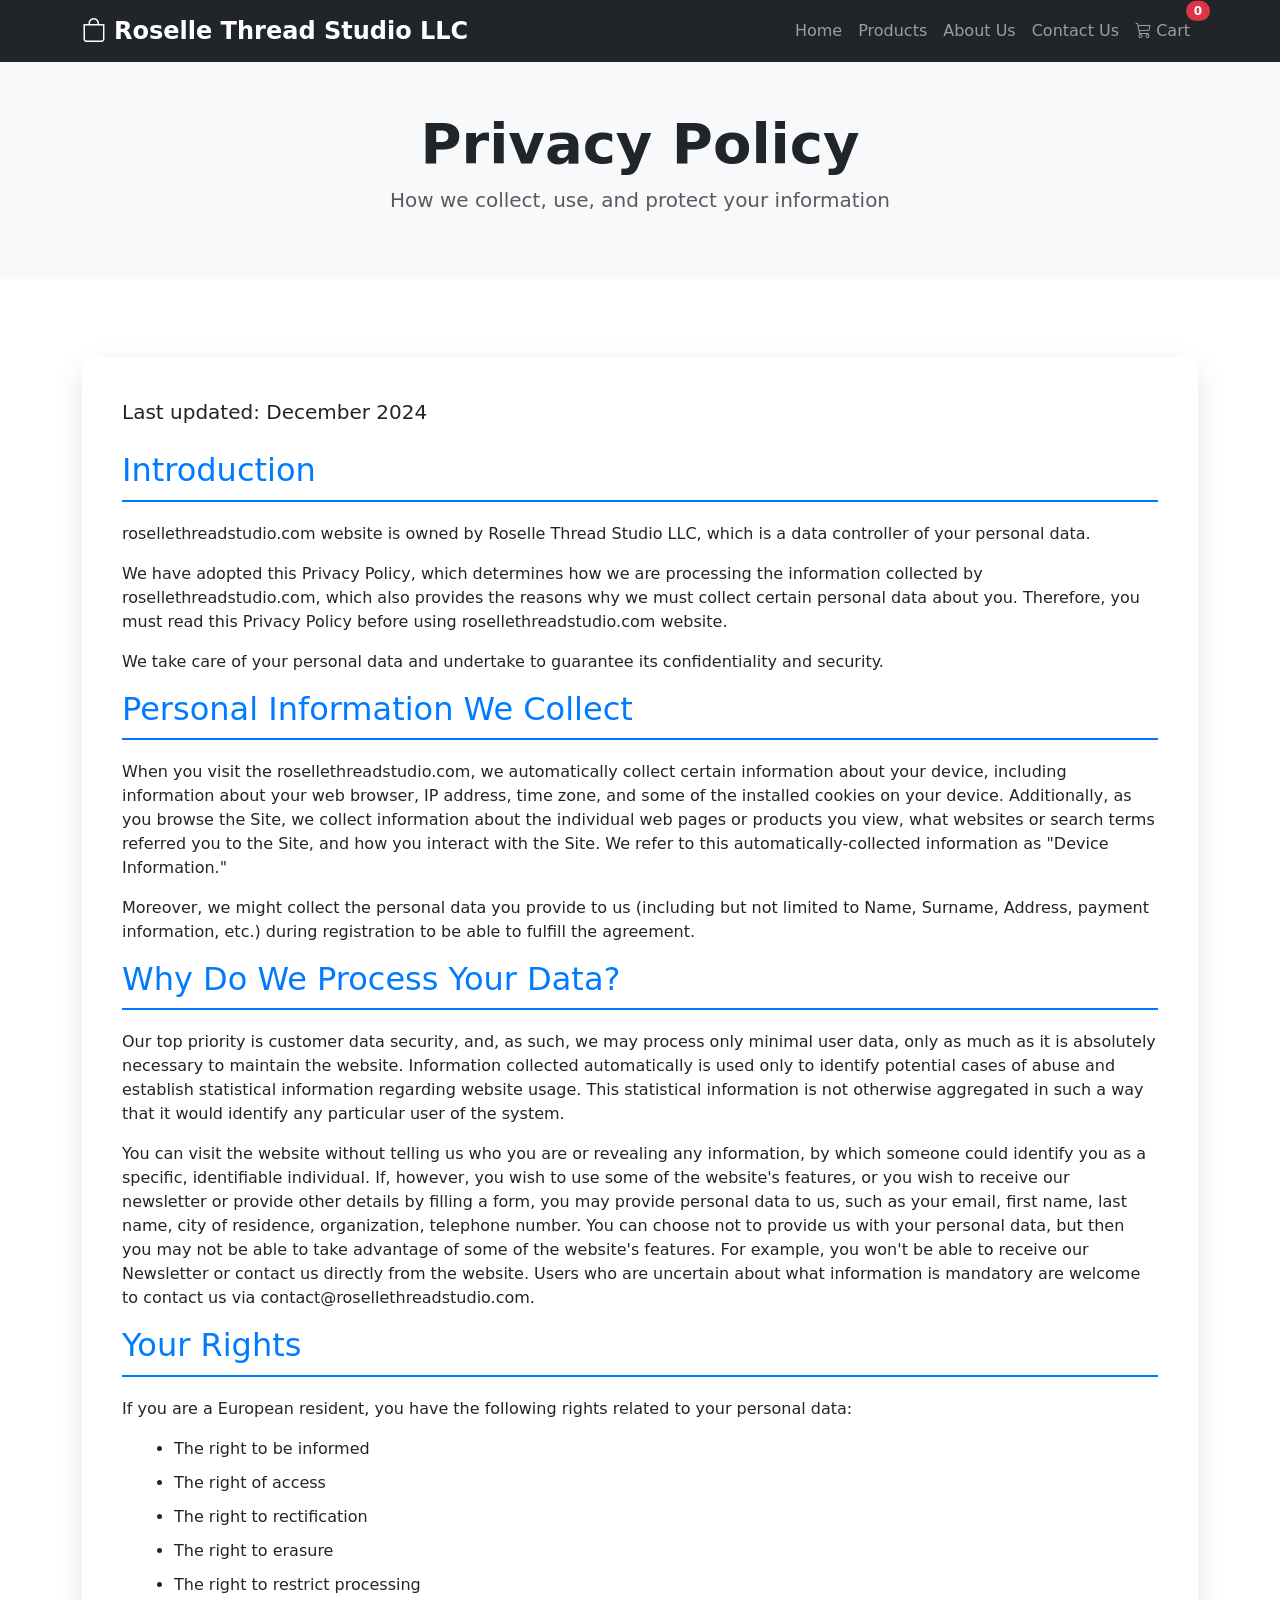
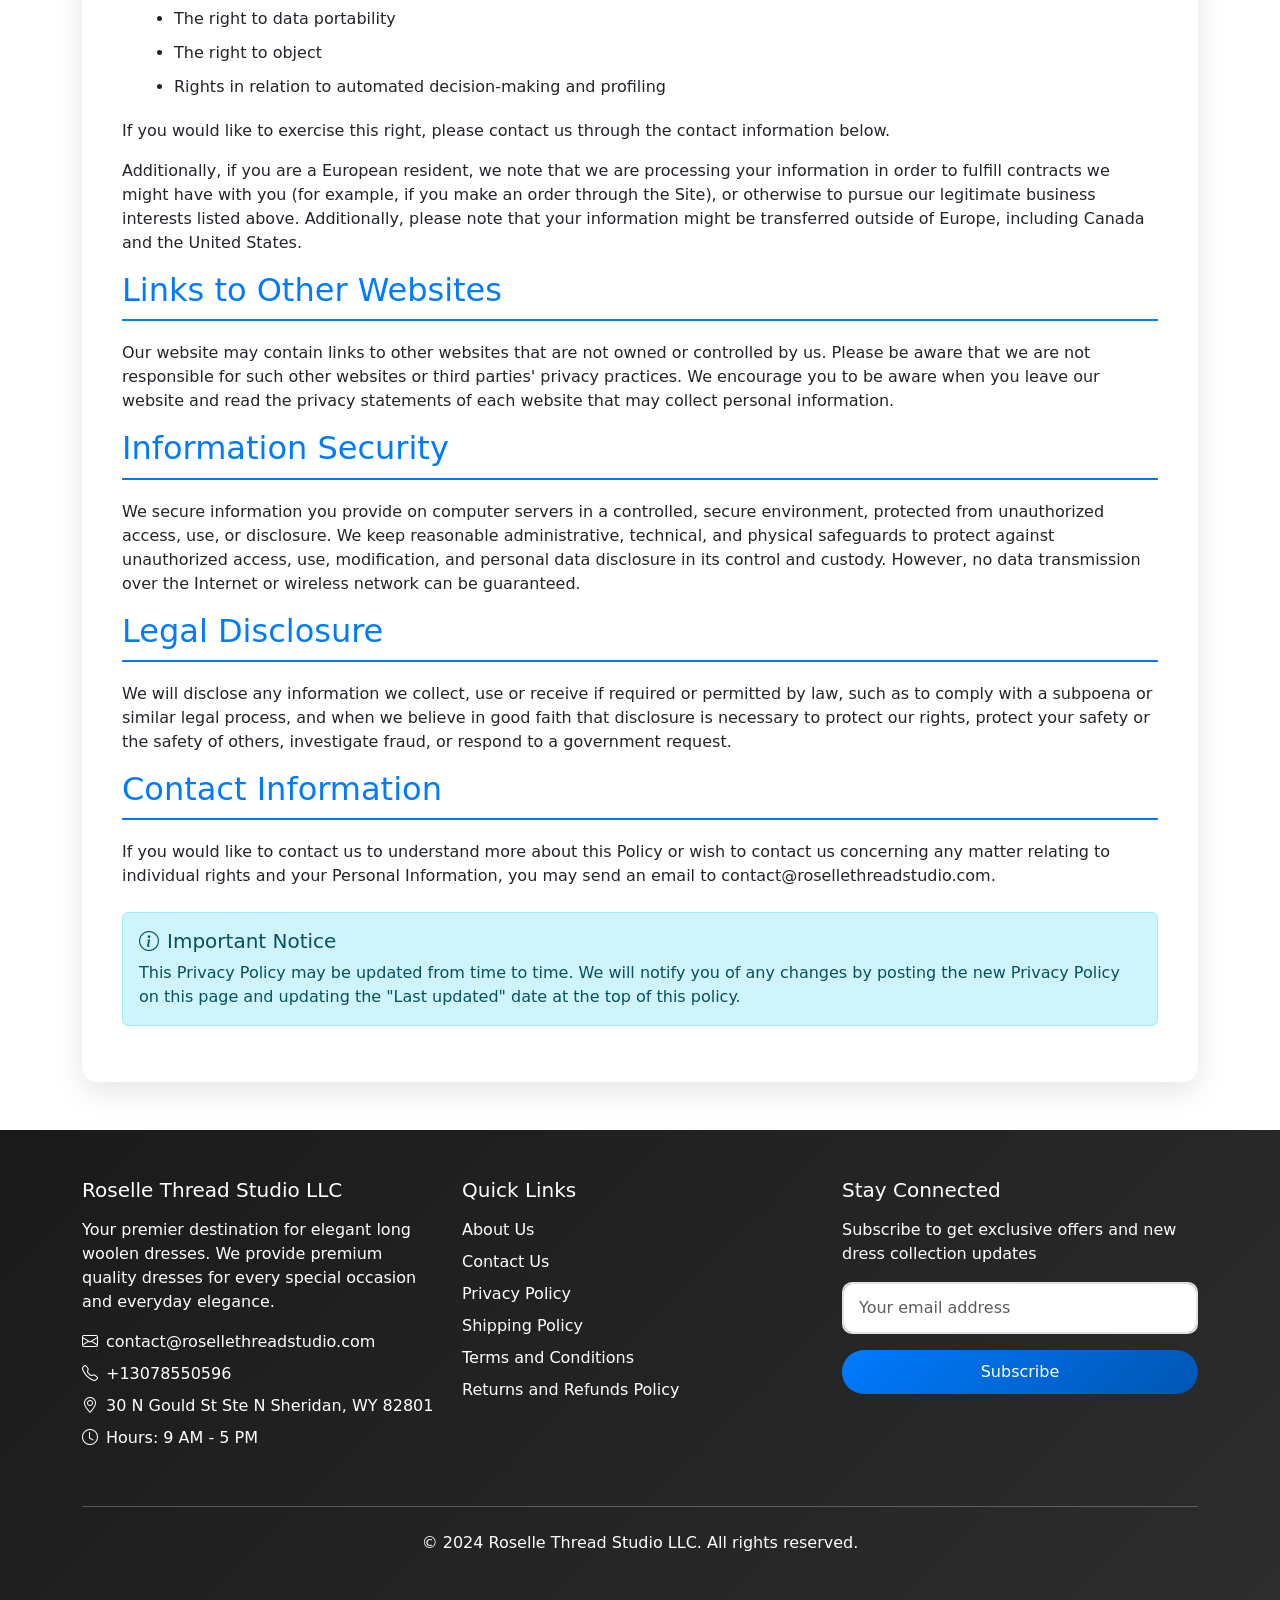
<file: privacy.html>
<!DOCTYPE html>
<html lang="en">
<head>
    <meta charset="UTF-8">
    <meta name="viewport" content="width=device-width, initial-scale=1.0">
    <title>Privacy Policy - Roselle Thread Studio LLC</title>
    <link href="https://cdn.jsdelivr.net/npm/bootstrap@5.3.0/dist/css/bootstrap.min.css" rel="stylesheet">
    <link rel="stylesheet" href="https://cdn.jsdelivr.net/npm/bootstrap-icons@1.11.0/font/bootstrap-icons.css">
    <link rel="stylesheet" href="styles.css">
</head>
<body>
    <!-- Navigation -->
    <nav class="navbar navbar-expand-lg navbar-dark bg-dark sticky-top">
        <div class="container">
            <a class="navbar-brand fw-bold" href="index.html">
                <i class="bi bi-bag me-2"></i>Roselle Thread Studio LLC
            </a>
            <button class="navbar-toggler" type="button" data-bs-toggle="collapse" data-bs-target="#navbarNav">
                <span class="navbar-toggler-icon"></span>
            </button>
            <div class="collapse navbar-collapse" id="navbarNav">
                <ul class="navbar-nav ms-auto">
                    <li class="nav-item">
                        <a class="nav-link" href="index.html">Home</a>
                    </li>
                    <li class="nav-item">
                        <a class="nav-link" href="products.html">Products</a>
                    </li>
                    <li class="nav-item">
                        <a class="nav-link" href="about.html">About Us</a>
                    </li>
                    <li class="nav-item">
                        <a class="nav-link" href="contact.html">Contact Us</a>
                    </li>
                    <li class="nav-item">
                        <a class="nav-link position-relative" href="cart.html">
                            <i class="bi bi-cart3"></i> Cart
                            <span class="position-absolute top-0 start-100 translate-middle badge rounded-pill bg-danger" id="cart-count">
                                0
                            </span>
                        </a>
                    </li>
                </ul>
            </div>
        </div>
    </nav>

    <!-- Page Header -->
    <section class="bg-light py-5">
        <div class="container">
            <div class="text-center">
                <h1 class="display-4 fw-bold">Privacy Policy</h1>
                <p class="lead text-muted">How we collect, use, and protect your information</p>
            </div>
        </div>
    </section>

    <!-- Privacy Policy Content -->
    <section class="py-5">
        <div class="container">
            <div class="row">
                <div class="col-lg-12">
                    <div class="policy-content">
                        <p class="lead mb-4">Last updated: December 2024</p>
                        
                        <h2>Introduction</h2>
                        <p>rosellethreadstudio.com website is owned by Roselle Thread Studio LLC, which is a data controller of your personal data.</p>
                        
                        <p>We have adopted this Privacy Policy, which determines how we are processing the information collected by rosellethreadstudio.com, which also provides the reasons why we must collect certain personal data about you. Therefore, you must read this Privacy Policy before using rosellethreadstudio.com website.</p>
                        
                        <p>We take care of your personal data and undertake to guarantee its confidentiality and security.</p>

                        <h2>Personal Information We Collect</h2>
                        <p>When you visit the rosellethreadstudio.com, we automatically collect certain information about your device, including information about your web browser, IP address, time zone, and some of the installed cookies on your device. Additionally, as you browse the Site, we collect information about the individual web pages or products you view, what websites or search terms referred you to the Site, and how you interact with the Site. We refer to this automatically-collected information as "Device Information."</p>
                        
                        <p>Moreover, we might collect the personal data you provide to us (including but not limited to Name, Surname, Address, payment information, etc.) during registration to be able to fulfill the agreement.</p>

                        <h2>Why Do We Process Your Data?</h2>
                        <p>Our top priority is customer data security, and, as such, we may process only minimal user data, only as much as it is absolutely necessary to maintain the website. Information collected automatically is used only to identify potential cases of abuse and establish statistical information regarding website usage. This statistical information is not otherwise aggregated in such a way that it would identify any particular user of the system.</p>
                        
                        <p>You can visit the website without telling us who you are or revealing any information, by which someone could identify you as a specific, identifiable individual. If, however, you wish to use some of the website's features, or you wish to receive our newsletter or provide other details by filling a form, you may provide personal data to us, such as your email, first name, last name, city of residence, organization, telephone number. You can choose not to provide us with your personal data, but then you may not be able to take advantage of some of the website's features. For example, you won't be able to receive our Newsletter or contact us directly from the website. Users who are uncertain about what information is mandatory are welcome to contact us via contact@rosellethreadstudio.com.</p>

                        <h2>Your Rights</h2>
                        <p>If you are a European resident, you have the following rights related to your personal data:</p>
                        <ul>
                            <li>The right to be informed</li>
                            <li>The right of access</li>
                            <li>The right to rectification</li>
                            <li>The right to erasure</li>
                            <li>The right to restrict processing</li>
                            <li>The right to data portability</li>
                            <li>The right to object</li>
                            <li>Rights in relation to automated decision-making and profiling</li>
                        </ul>
                        
                        <p>If you would like to exercise this right, please contact us through the contact information below.</p>
                        
                        <p>Additionally, if you are a European resident, we note that we are processing your information in order to fulfill contracts we might have with you (for example, if you make an order through the Site), or otherwise to pursue our legitimate business interests listed above. Additionally, please note that your information might be transferred outside of Europe, including Canada and the United States.</p>

                        <h2>Links to Other Websites</h2>
                        <p>Our website may contain links to other websites that are not owned or controlled by us. Please be aware that we are not responsible for such other websites or third parties' privacy practices. We encourage you to be aware when you leave our website and read the privacy statements of each website that may collect personal information.</p>

                        <h2>Information Security</h2>
                        <p>We secure information you provide on computer servers in a controlled, secure environment, protected from unauthorized access, use, or disclosure. We keep reasonable administrative, technical, and physical safeguards to protect against unauthorized access, use, modification, and personal data disclosure in its control and custody. However, no data transmission over the Internet or wireless network can be guaranteed.</p>

                        <h2>Legal Disclosure</h2>
                        <p>We will disclose any information we collect, use or receive if required or permitted by law, such as to comply with a subpoena or similar legal process, and when we believe in good faith that disclosure is necessary to protect our rights, protect your safety or the safety of others, investigate fraud, or respond to a government request.</p>

                        <h2>Contact Information</h2>
                        <p>If you would like to contact us to understand more about this Policy or wish to contact us concerning any matter relating to individual rights and your Personal Information, you may send an email to contact@rosellethreadstudio.com.</p>

                        <div class="alert alert-info mt-4">
                            <h5><i class="bi bi-info-circle me-2"></i>Important Notice</h5>
                            <p class="mb-0">This Privacy Policy may be updated from time to time. We will notify you of any changes by posting the new Privacy Policy on this page and updating the "Last updated" date at the top of this policy.</p>
                        </div>
                    </div>
                </div>
            </div>
        </div>
    </section>

    <!-- Footer -->
    <footer class="bg-dark text-white py-5">
        <div class="container">
            <div class="row">
                <div class="col-lg-4 mb-4">
                    <h5 class="mb-3">Roselle Thread Studio LLC</h5>
                    <p class="mb-3">Your premier destination for elegant long woolen dresses. We provide premium quality dresses for every special occasion and everyday elegance.</p>
                    <div class="contact-info">
                        <p class="mb-2"><i class="bi bi-envelope me-2"></i>contact@rosellethreadstudio.com</p>
                        <p class="mb-2"><i class="bi bi-telephone me-2"></i>+13078550596</p>
                        <p class="mb-2"><i class="bi bi-geo-alt me-2"></i>30 N Gould St Ste N Sheridan, WY 82801</p>
                        <p class="mb-2"><i class="bi bi-clock me-2"></i>Hours: 9 AM - 5 PM</p>
                    </div>
                </div>
                <div class="col-lg-4 mb-4">
                    <h5 class="mb-3">Quick Links</h5>
                    <ul class="list-unstyled">
                        <li class="mb-2"><a href="about.html" class="text-white text-decoration-none">About Us</a></li>
                        <li class="mb-2"><a href="contact.html" class="text-white text-decoration-none">Contact Us</a></li>
                        <li class="mb-2"><a href="privacy.html" class="text-white text-decoration-none">Privacy Policy</a></li>
                        <li class="mb-2"><a href="shipping.html" class="text-white text-decoration-none">Shipping Policy</a></li>
                        <li class="mb-2"><a href="terms.html" class="text-white text-decoration-none">Terms and Conditions</a></li>
                        <li class="mb-2"><a href="returns.html" class="text-white text-decoration-none">Returns and Refunds Policy</a></li>
                    </ul>
                </div>
                <div class="col-lg-4 mb-4">
                    <h5 class="mb-3">Stay Connected</h5>
                    <p>Subscribe to get exclusive offers and new dress collection updates</p>
                    <form id="footer-newsletter-form">
                        <div class="mb-3">
                            <input type="email" class="form-control" placeholder="Your email address" required>
                        </div>
                        <button type="submit" class="btn btn-primary w-100">Subscribe</button>
                    </form>
                </div>
            </div>
            <hr class="my-4 bg-white">
            <div class="text-center">
                <p class="mb-0">&copy; 2024 Roselle Thread Studio LLC. All rights reserved.</p>
            </div>
        </div>
    </footer>

    <script src="https://cdn.jsdelivr.net/npm/bootstrap@5.3.0/dist/js/bootstrap.bundle.min.js"></script>
    <script src="script.js"></script>
</body>
</html>
</file>
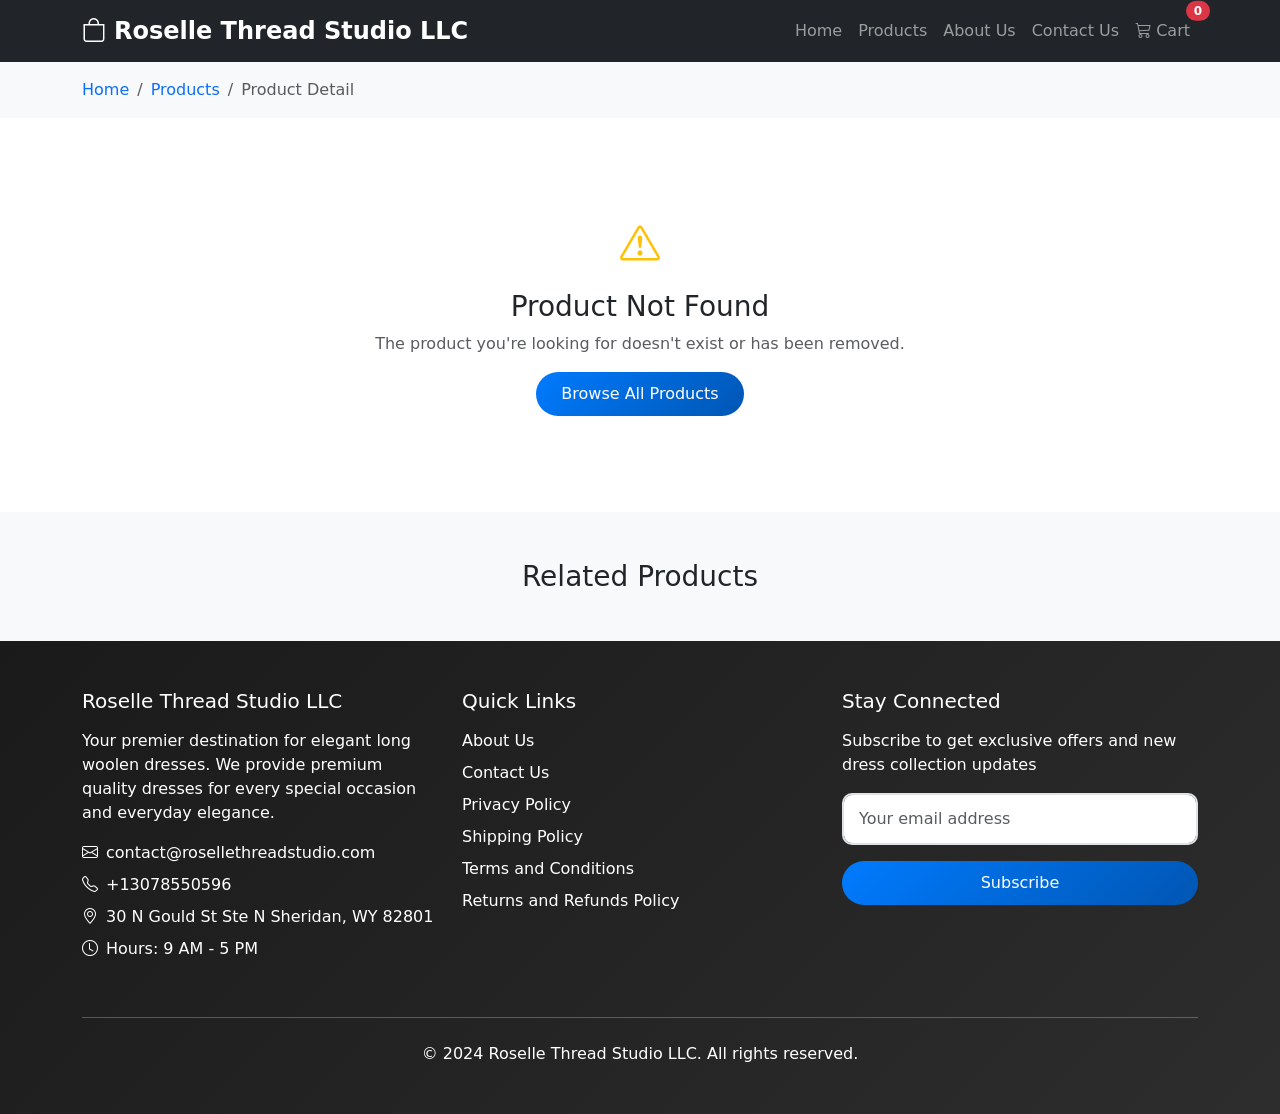
<file: product-detail.html>
<!DOCTYPE html>
<html lang="en">
<head>
    <meta charset="UTF-8">
    <meta name="viewport" content="width=device-width, initial-scale=1.0">
    <title>Product Detail - Roselle Thread Studio LLC</title>
    <link href="https://cdn.jsdelivr.net/npm/bootstrap@5.3.0/dist/css/bootstrap.min.css" rel="stylesheet">
    <link rel="stylesheet" href="https://cdn.jsdelivr.net/npm/bootstrap-icons@1.11.0/font/bootstrap-icons.css">
    <link rel="stylesheet" href="styles.css">
</head>
<body>
    <!-- Navigation -->
    <nav class="navbar navbar-expand-lg navbar-dark bg-dark sticky-top">
        <div class="container">
            <a class="navbar-brand fw-bold" href="index.html">
                <i class="bi bi-bag me-2"></i>Roselle Thread Studio LLC
            </a>
            <button class="navbar-toggler" type="button" data-bs-toggle="collapse" data-bs-target="#navbarNav">
                <span class="navbar-toggler-icon"></span>
            </button>
            <div class="collapse navbar-collapse" id="navbarNav">
                <ul class="navbar-nav ms-auto">
                    <li class="nav-item">
                        <a class="nav-link" href="index.html">Home</a>
                    </li>
                    <li class="nav-item">
                        <a class="nav-link" href="products.html">Products</a>
                    </li>
                    <li class="nav-item">
                        <a class="nav-link" href="about.html">About Us</a>
                    </li>
                    <li class="nav-item">
                        <a class="nav-link" href="contact.html">Contact Us</a>
                    </li>
                    <li class="nav-item">
                        <a class="nav-link position-relative" href="cart.html">
                            <i class="bi bi-cart3"></i> Cart
                            <span class="position-absolute top-0 start-100 translate-middle badge rounded-pill bg-danger" id="cart-count">
                                0
                            </span>
                        </a>
                    </li>
                </ul>
            </div>
        </div>
    </nav>

    <!-- Breadcrumb -->
    <section class="bg-light py-3">
        <div class="container">
            <nav aria-label="breadcrumb">
                <ol class="breadcrumb mb-0">
                    <li class="breadcrumb-item"><a href="index.html" class="text-decoration-none">Home</a></li>
                    <li class="breadcrumb-item"><a href="products.html" class="text-decoration-none">Products</a></li>
                    <li class="breadcrumb-item active" id="breadcrumb-product">Product Detail</li>
                </ol>
            </nav>
        </div>
    </section>

    <!-- Product Detail Section -->
    <section class="py-5">
        <div class="container">
            <div class="row" id="product-detail">
                <!-- Loading -->
                <div class="col-12 text-center py-5" id="loading">
                    <div class="spinner-border text-primary" role="status">
                        <span class="visually-hidden">Loading...</span>
                    </div>
                    <p class="mt-3">Loading product details...</p>
                </div>
            </div>

            <!-- Product Not Found -->
            <div class="text-center py-5 d-none" id="product-not-found">
                <i class="bi bi-exclamation-triangle fs-1 text-warning"></i>
                <h3 class="mt-3">Product Not Found</h3>
                <p class="text-muted">The product you're looking for doesn't exist or has been removed.</p>
                <a href="products.html" class="btn btn-primary">Browse All Products</a>
            </div>
        </div>
    </section>

    <!-- Related Products -->
    <section class="bg-light py-5" id="related-products-section">
        <div class="container">
            <h3 class="text-center mb-4">Related Products</h3>
            <div class="row g-4" id="related-products">
                <!-- Related products will be loaded here -->
            </div>
        </div>
    </section>

    <!-- Footer -->
    <footer class="bg-dark text-white py-5">
        <div class="container">
            <div class="row">
                <div class="col-lg-4 mb-4">
                    <h5 class="mb-3">Roselle Thread Studio LLC</h5>
                    <p class="mb-3">Your premier destination for elegant long woolen dresses. We provide premium quality dresses for every special occasion and everyday elegance.</p>
                    <div class="contact-info">
                        <p class="mb-2"><i class="bi bi-envelope me-2"></i>contact@rosellethreadstudio.com</p>
                        <p class="mb-2"><i class="bi bi-telephone me-2"></i>+13078550596</p>
                        <p class="mb-2"><i class="bi bi-geo-alt me-2"></i>30 N Gould St Ste N Sheridan, WY 82801</p>
                        <p class="mb-2"><i class="bi bi-clock me-2"></i>Hours: 9 AM - 5 PM</p>
                    </div>
                </div>
                <div class="col-lg-4 mb-4">
                    <h5 class="mb-3">Quick Links</h5>
                    <ul class="list-unstyled">
                        <li class="mb-2"><a href="about.html" class="text-white text-decoration-none">About Us</a></li>
                        <li class="mb-2"><a href="contact.html" class="text-white text-decoration-none">Contact Us</a></li>
                        <li class="mb-2"><a href="privacy.html" class="text-white text-decoration-none">Privacy Policy</a></li>
                        <li class="mb-2"><a href="shipping.html" class="text-white text-decoration-none">Shipping Policy</a></li>
                        <li class="mb-2"><a href="terms.html" class="text-white text-decoration-none">Terms and Conditions</a></li>
                        <li class="mb-2"><a href="returns.html" class="text-white text-decoration-none">Returns and Refunds Policy</a></li>
                    </ul>
                </div>
                <div class="col-lg-4 mb-4">
                    <h5 class="mb-3">Stay Connected</h5>
                    <p>Subscribe to get exclusive offers and new dress collection updates</p>
                    <form id="footer-newsletter-form">
                        <div class="mb-3">
                            <input type="email" class="form-control" placeholder="Your email address" required>
                        </div>
                        <button type="submit" class="btn btn-primary w-100">Subscribe</button>
                    </form>
                </div>
            </div>
            <hr class="my-4 bg-white">
            <div class="text-center">
                <p class="mb-0">&copy; 2024 Roselle Thread Studio LLC. All rights reserved.</p>
            </div>
        </div>
    </footer>

    <script src="https://cdn.jsdelivr.net/npm/bootstrap@5.3.0/dist/js/bootstrap.bundle.min.js"></script>
    <script src="script.js"></script>
</body>
</html>
</file>
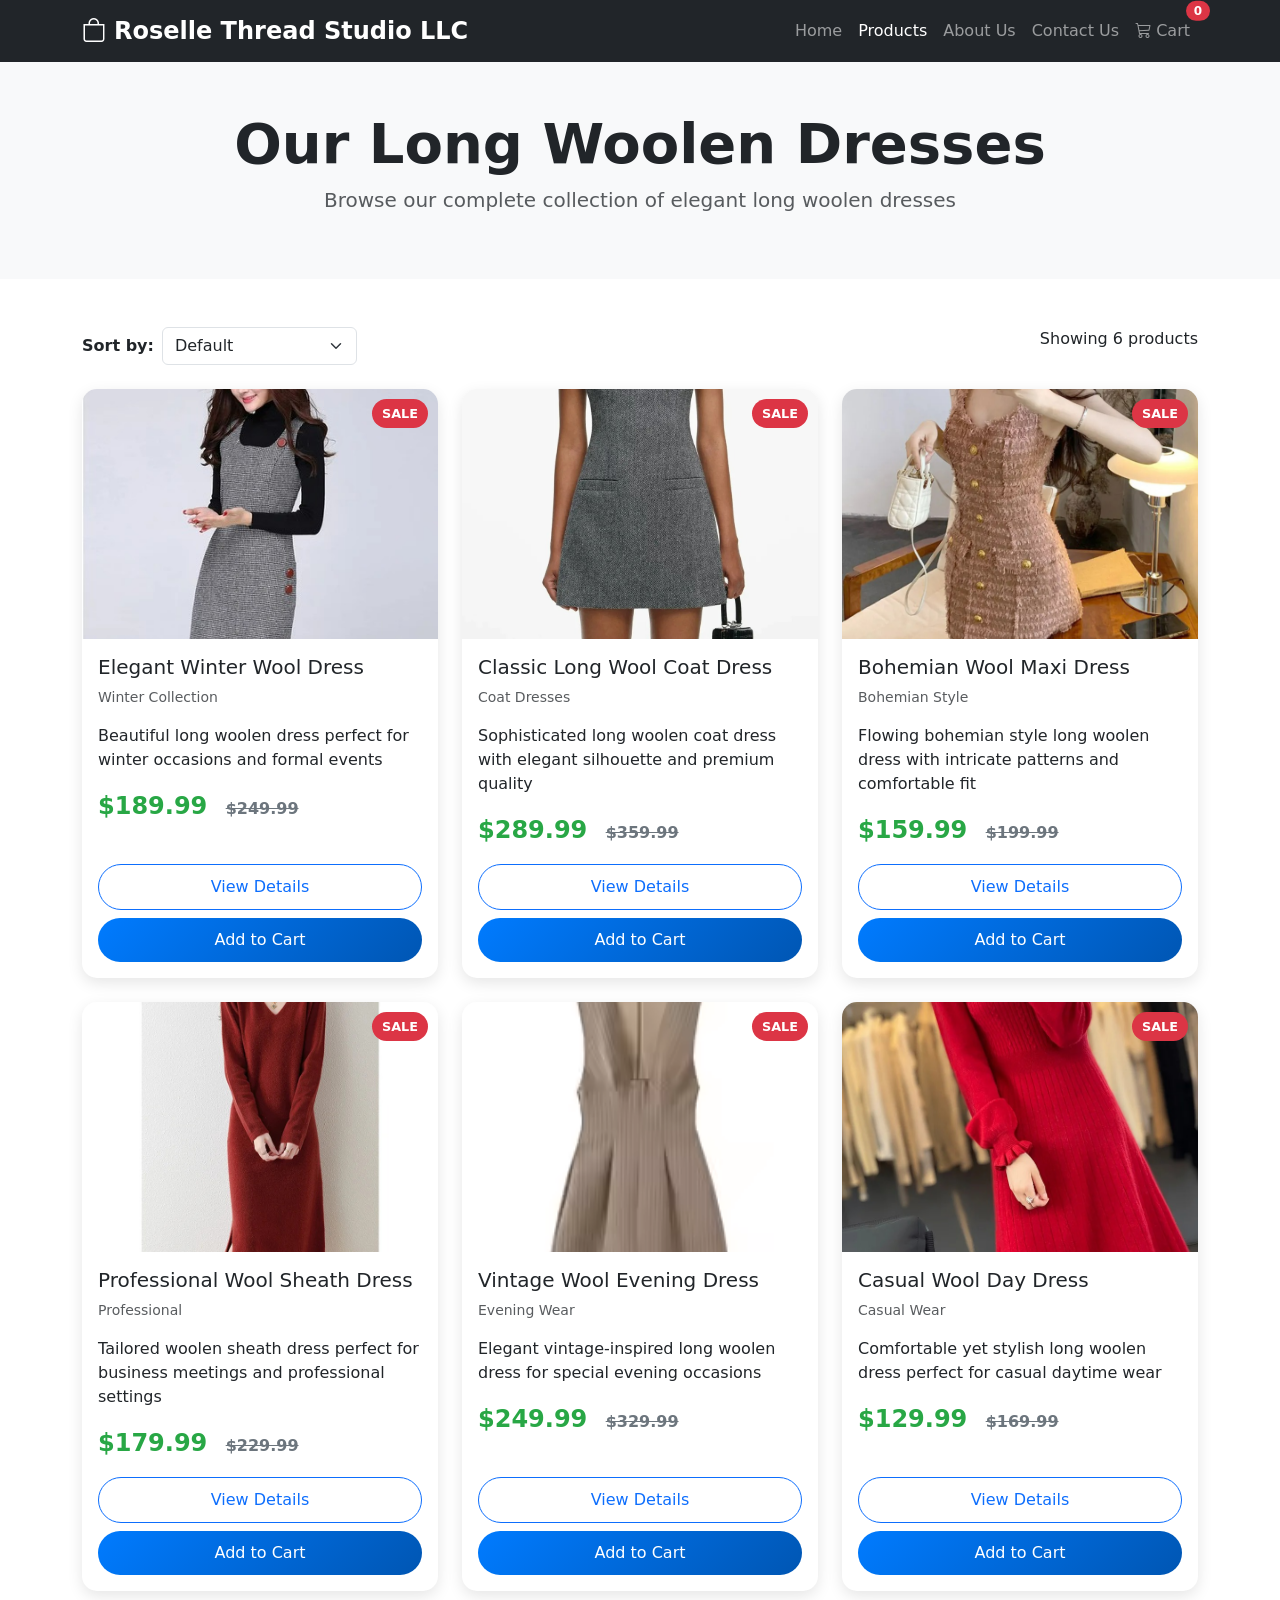
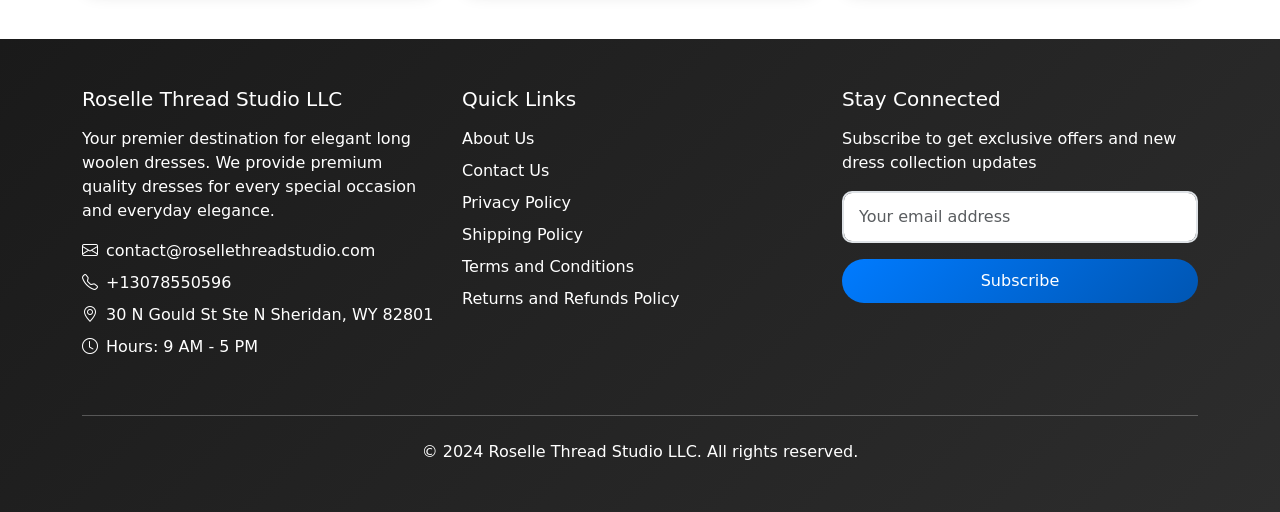
<file: products.html>
<!DOCTYPE html>
<html lang="en">
<head>
    <meta charset="UTF-8">
    <meta name="viewport" content="width=device-width, initial-scale=1.0">
    <title>Products - Roselle Thread Studio LLC</title>
    <link href="https://cdn.jsdelivr.net/npm/bootstrap@5.3.0/dist/css/bootstrap.min.css" rel="stylesheet">
    <link rel="stylesheet" href="https://cdn.jsdelivr.net/npm/bootstrap-icons@1.11.0/font/bootstrap-icons.css">
    <link rel="stylesheet" href="styles.css">
</head>
<body>
    <!-- Navigation -->
    <nav class="navbar navbar-expand-lg navbar-dark bg-dark sticky-top">
        <div class="container">
            <a class="navbar-brand fw-bold" href="index.html">
                <i class="bi bi-bag me-2"></i>Roselle Thread Studio LLC
            </a>
            <button class="navbar-toggler" type="button" data-bs-toggle="collapse" data-bs-target="#navbarNav">
                <span class="navbar-toggler-icon"></span>
            </button>
            <div class="collapse navbar-collapse" id="navbarNav">
                <ul class="navbar-nav ms-auto">
                    <li class="nav-item">
                        <a class="nav-link" href="index.html">Home</a>
                    </li>
                    <li class="nav-item">
                        <a class="nav-link active" href="products.html">Products</a>
                    </li>
                    <li class="nav-item">
                        <a class="nav-link" href="about.html">About Us</a>
                    </li>
                    <li class="nav-item">
                        <a class="nav-link" href="contact.html">Contact Us</a>
                    </li>
                    <li class="nav-item">
                        <a class="nav-link position-relative" href="cart.html">
                            <i class="bi bi-cart3"></i> Cart
                            <span class="position-absolute top-0 start-100 translate-middle badge rounded-pill bg-danger" id="cart-count">
                                0
                            </span>
                        </a>
                    </li>
                </ul>
            </div>
        </div>
    </nav>

    <!-- Page Header -->
    <section class="bg-light py-5">
        <div class="container">
            <div class="text-center">
                <h1 class="display-4 fw-bold">Our Long Woolen Dresses</h1>
                <p class="lead text-muted">Browse our complete collection of elegant long woolen dresses</p>
            </div>
        </div>
    </section>

    <!-- Products Section -->
    <section class="py-5">
        <div class="container">
            <!-- Filters -->
            <div class="row mb-4">
                <div class="col-md-6">
                    <div class="d-flex gap-2 align-items-center">
                        <label class="fw-bold">Sort by:</label>
                        <select class="form-select w-auto" id="sort-select">
                            <option value="default">Default</option>
                            <option value="price-low">Price: Low to High</option>
                            <option value="price-high">Price: High to Low</option>
                            <option value="name">Name: A to Z</option>
                        </select>
                    </div>
                </div>
                <div class="col-md-6 text-end">
                    <p class="mb-0">Showing <span id="product-count">0</span> products</p>
                </div>
            </div>

            <!-- Products Grid -->
            <div class="row g-4" id="products-grid">
                <!-- Products will be loaded here -->
            </div>

            <!-- Loading -->
            <div class="text-center py-5" id="loading">
                <div class="spinner-border text-primary" role="status">
                    <span class="visually-hidden">Loading...</span>
                </div>
                <p class="mt-3">Loading products...</p>
            </div>

            <!-- No Products Found -->
            <div class="text-center py-5 d-none" id="no-products">
                <i class="bi bi-search fs-1 text-muted"></i>
                <h3 class="mt-3">No products found</h3>
                <p class="text-muted">Try adjusting your filters or search terms</p>
            </div>
        </div>
    </section>

    <!-- Footer -->
    <footer class="bg-dark text-white py-5">
        <div class="container">
            <div class="row">
                <div class="col-lg-4 mb-4">
                    <h5 class="mb-3">Roselle Thread Studio LLC</h5>
                    <p class="mb-3">Your premier destination for elegant long woolen dresses. We provide premium quality dresses for every special occasion and everyday elegance.</p>
                    <div class="contact-info">
                        <p class="mb-2"><i class="bi bi-envelope me-2"></i>contact@rosellethreadstudio.com</p>
                        <p class="mb-2"><i class="bi bi-telephone me-2"></i>+13078550596</p>
                        <p class="mb-2"><i class="bi bi-geo-alt me-2"></i>30 N Gould St Ste N Sheridan, WY 82801</p>
                        <p class="mb-2"><i class="bi bi-clock me-2"></i>Hours: 9 AM - 5 PM</p>
                    </div>
                </div>
                <div class="col-lg-4 mb-4">
                    <h5 class="mb-3">Quick Links</h5>
                    <ul class="list-unstyled">
                        <li class="mb-2"><a href="about.html" class="text-white text-decoration-none">About Us</a></li>
                        <li class="mb-2"><a href="contact.html" class="text-white text-decoration-none">Contact Us</a></li>
                        <li class="mb-2"><a href="privacy.html" class="text-white text-decoration-none">Privacy Policy</a></li>
                        <li class="mb-2"><a href="shipping.html" class="text-white text-decoration-none">Shipping Policy</a></li>
                        <li class="mb-2"><a href="terms.html" class="text-white text-decoration-none">Terms and Conditions</a></li>
                        <li class="mb-2"><a href="returns.html" class="text-white text-decoration-none">Returns and Refunds Policy</a></li>
                    </ul>
                </div>
                <div class="col-lg-4 mb-4">
                    <h5 class="mb-3">Stay Connected</h5>
                    <p>Subscribe to get exclusive offers and new dress collection updates</p>
                    <form id="footer-newsletter-form">
                        <div class="mb-3">
                            <input type="email" class="form-control" placeholder="Your email address" required>
                        </div>
                        <button type="submit" class="btn btn-primary w-100">Subscribe</button>
                    </form>
                </div>
            </div>
            <hr class="my-4 bg-white">
            <div class="text-center">
                <p class="mb-0">&copy; 2024 Roselle Thread Studio LLC. All rights reserved.</p>
            </div>
        </div>
    </footer>

    <script src="https://cdn.jsdelivr.net/npm/bootstrap@5.3.0/dist/js/bootstrap.bundle.min.js"></script>
    <script src="script.js"></script>
</body>
</html>
</file>
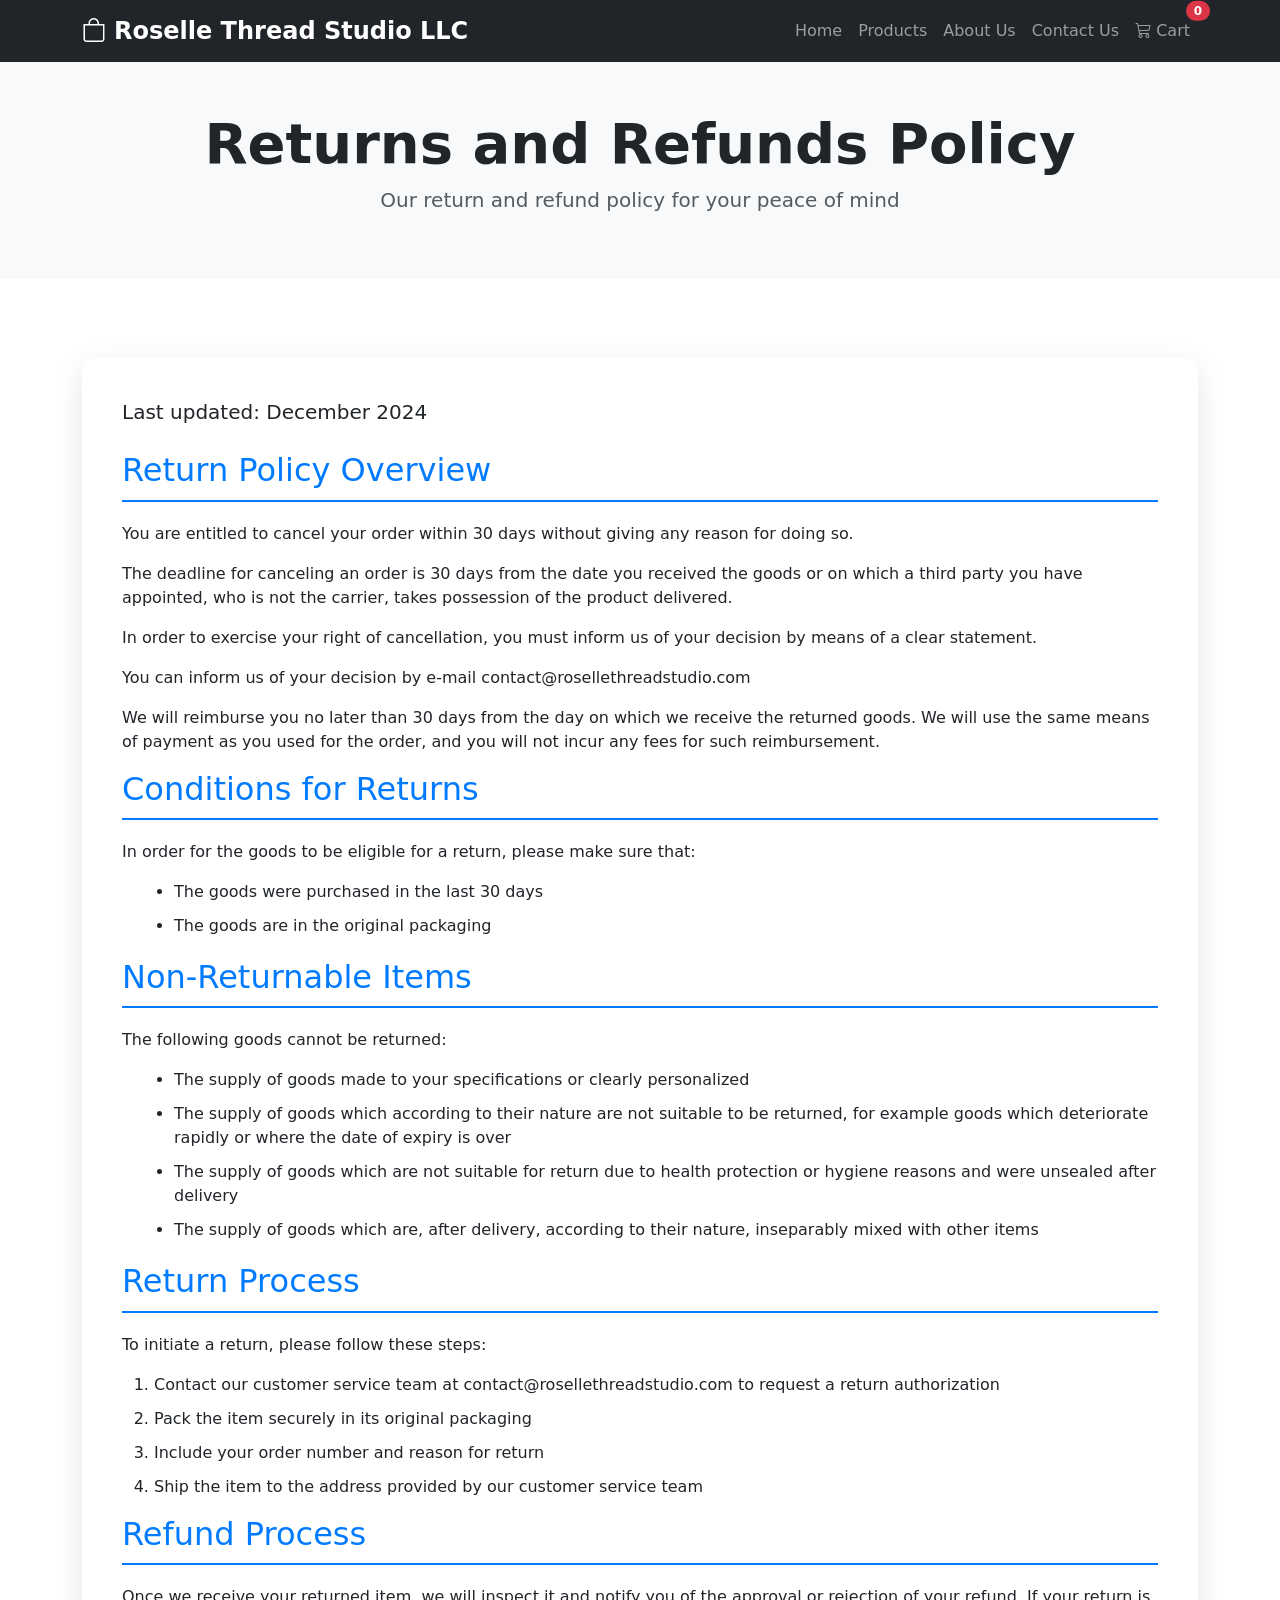
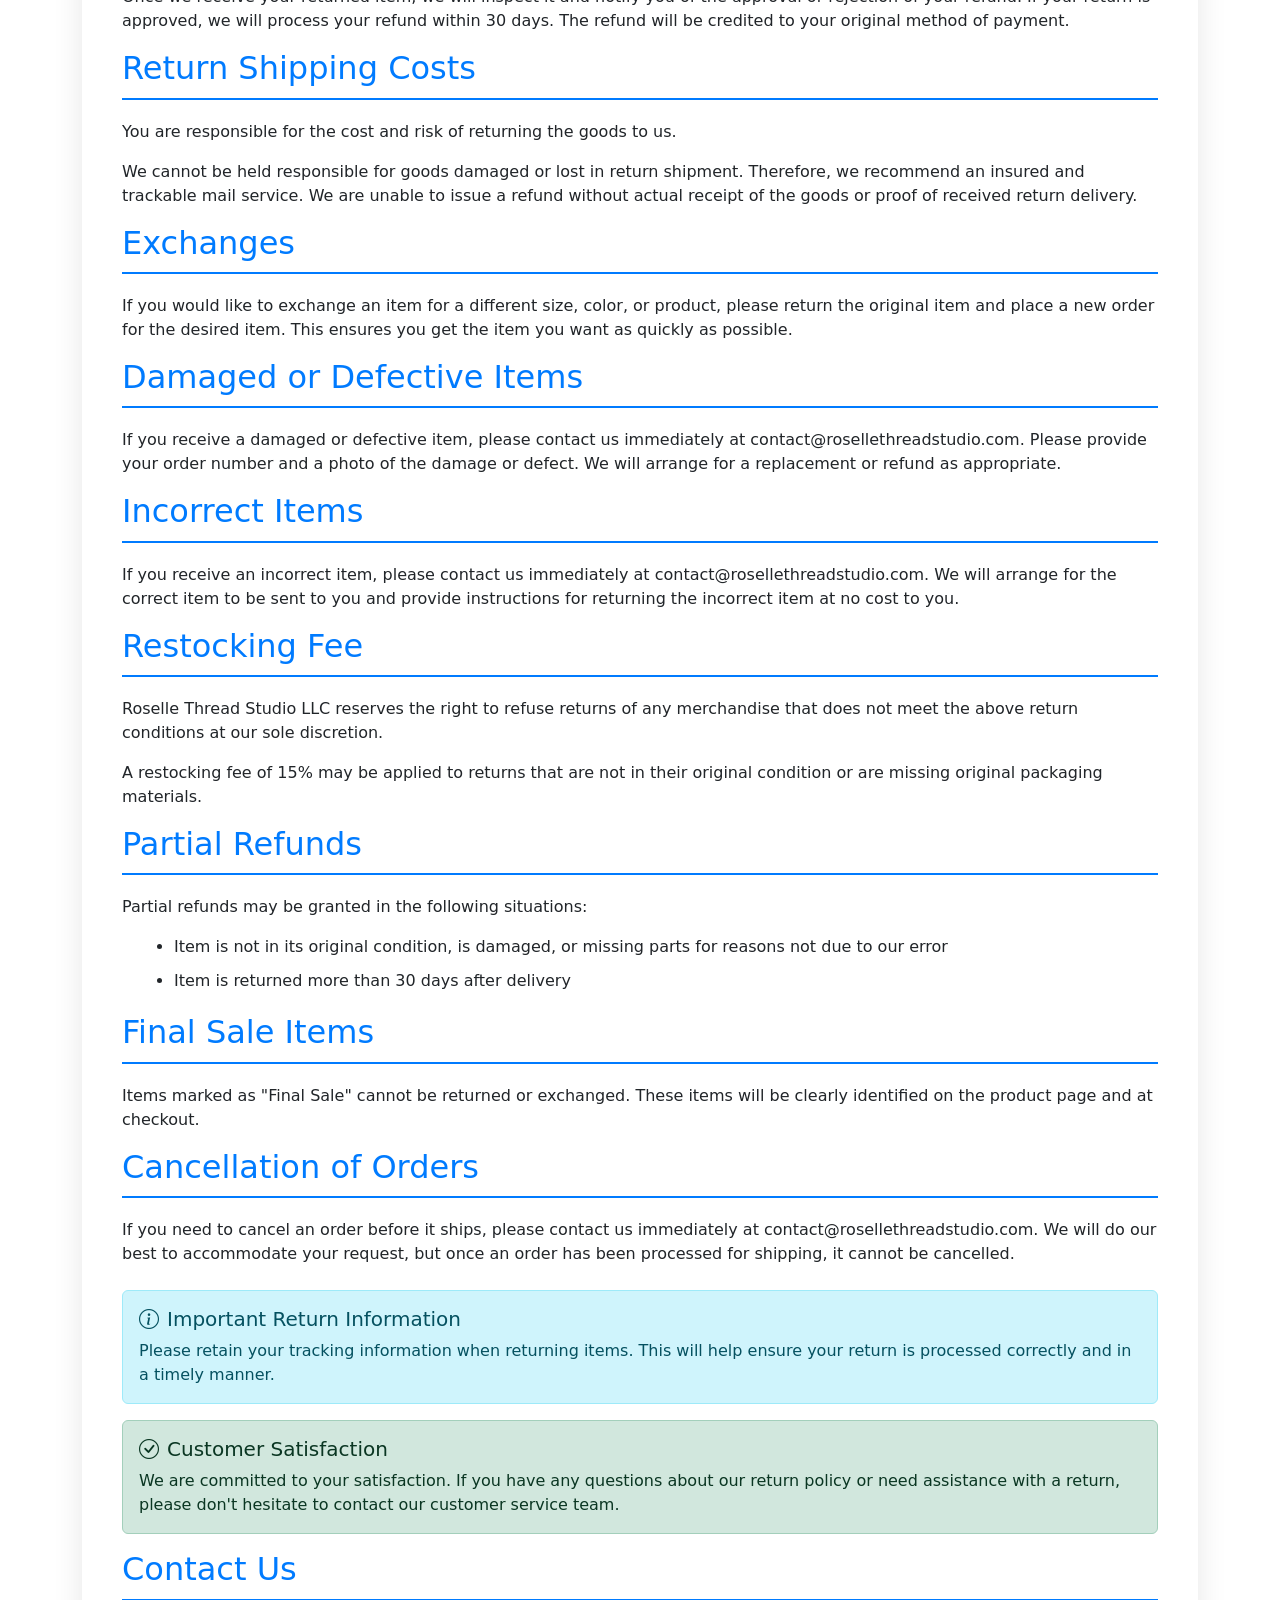
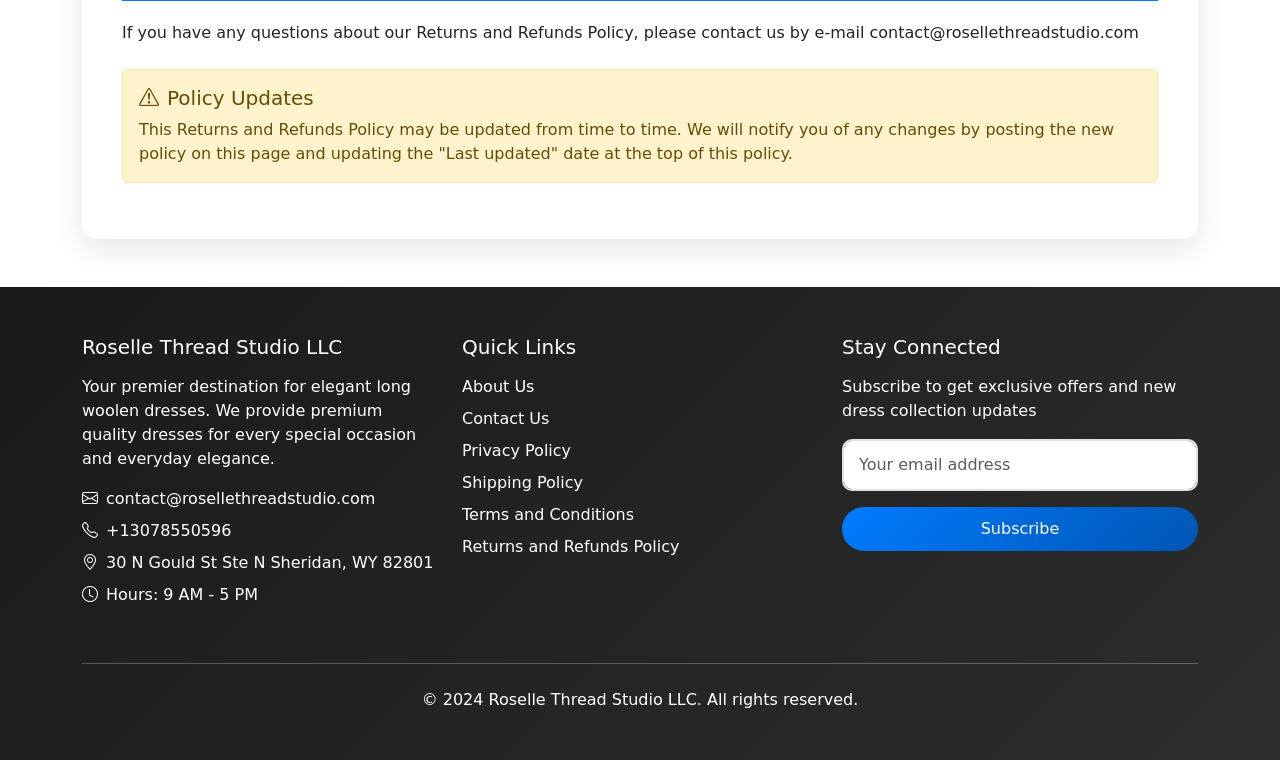
<file: returns.html>
<!DOCTYPE html>
<html lang="en">
<head>
    <meta charset="UTF-8">
    <meta name="viewport" content="width=device-width, initial-scale=1.0">
    <title>Returns and Refunds Policy - Roselle Thread Studio LLC</title>
    <link href="https://cdn.jsdelivr.net/npm/bootstrap@5.3.0/dist/css/bootstrap.min.css" rel="stylesheet">
    <link rel="stylesheet" href="https://cdn.jsdelivr.net/npm/bootstrap-icons@1.11.0/font/bootstrap-icons.css">
    <link rel="stylesheet" href="styles.css">
</head>
<body>
    <!-- Navigation -->
    <nav class="navbar navbar-expand-lg navbar-dark bg-dark sticky-top">
        <div class="container">
            <a class="navbar-brand fw-bold" href="index.html">
                <i class="bi bi-bag me-2"></i>Roselle Thread Studio LLC
            </a>
            <button class="navbar-toggler" type="button" data-bs-toggle="collapse" data-bs-target="#navbarNav">
                <span class="navbar-toggler-icon"></span>
            </button>
            <div class="collapse navbar-collapse" id="navbarNav">
                <ul class="navbar-nav ms-auto">
                    <li class="nav-item">
                        <a class="nav-link" href="index.html">Home</a>
                    </li>
                    <li class="nav-item">
                        <a class="nav-link" href="products.html">Products</a>
                    </li>
                    <li class="nav-item">
                        <a class="nav-link" href="about.html">About Us</a>
                    </li>
                    <li class="nav-item">
                        <a class="nav-link" href="contact.html">Contact Us</a>
                    </li>
                    <li class="nav-item">
                        <a class="nav-link position-relative" href="cart.html">
                            <i class="bi bi-cart3"></i> Cart
                            <span class="position-absolute top-0 start-100 translate-middle badge rounded-pill bg-danger" id="cart-count">
                                0
                            </span>
                        </a>
                    </li>
                </ul>
            </div>
        </div>
    </nav>

    <!-- Page Header -->
    <section class="bg-light py-5">
        <div class="container">
            <div class="text-center">
                <h1 class="display-4 fw-bold">Returns and Refunds Policy</h1>
                <p class="lead text-muted">Our return and refund policy for your peace of mind</p>
            </div>
        </div>
    </section>

    <!-- Returns and Refunds Content -->
    <section class="py-5">
        <div class="container">
            <div class="row">
                <div class="col-lg-12">
                    <div class="policy-content">
                        <p class="lead mb-4">Last updated: December 2024</p>
                        
                        <h2>Return Policy Overview</h2>
                        <p>You are entitled to cancel your order within 30 days without giving any reason for doing so.</p>
                        
                        <p>The deadline for canceling an order is 30 days from the date you received the goods or on which a third party you have appointed, who is not the carrier, takes possession of the product delivered.</p>
                        
                        <p>In order to exercise your right of cancellation, you must inform us of your decision by means of a clear statement.</p>
                        
                        <p>You can inform us of your decision by e-mail contact@rosellethreadstudio.com</p>
                        
                        <p>We will reimburse you no later than 30 days from the day on which we receive the returned goods. We will use the same means of payment as you used for the order, and you will not incur any fees for such reimbursement.</p>

                        <h2>Conditions for Returns</h2>
                        <p>In order for the goods to be eligible for a return, please make sure that:</p>
                        <ul>
                            <li>The goods were purchased in the last 30 days</li>
                            <li>The goods are in the original packaging</li>
                        </ul>

                        <h2>Non-Returnable Items</h2>
                        <p>The following goods cannot be returned:</p>
                        <ul>
                            <li>The supply of goods made to your specifications or clearly personalized</li>
                            <li>The supply of goods which according to their nature are not suitable to be returned, for example goods which deteriorate rapidly or where the date of expiry is over</li>
                            <li>The supply of goods which are not suitable for return due to health protection or hygiene reasons and were unsealed after delivery</li>
                            <li>The supply of goods which are, after delivery, according to their nature, inseparably mixed with other items</li>
                        </ul>

                        <h2>Return Process</h2>
                        <p>To initiate a return, please follow these steps:</p>
                        <ol>
                            <li>Contact our customer service team at contact@rosellethreadstudio.com to request a return authorization</li>
                            <li>Pack the item securely in its original packaging</li>
                            <li>Include your order number and reason for return</li>
                            <li>Ship the item to the address provided by our customer service team</li>
                        </ol>

                        <h2>Refund Process</h2>
                        <p>Once we receive your returned item, we will inspect it and notify you of the approval or rejection of your refund. If your return is approved, we will process your refund within 30 days. The refund will be credited to your original method of payment.</p>

                        <h2>Return Shipping Costs</h2>
                        <p>You are responsible for the cost and risk of returning the goods to us.</p>
                        
                        <p>We cannot be held responsible for goods damaged or lost in return shipment. Therefore, we recommend an insured and trackable mail service. We are unable to issue a refund without actual receipt of the goods or proof of received return delivery.</p>

                        <h2>Exchanges</h2>
                        <p>If you would like to exchange an item for a different size, color, or product, please return the original item and place a new order for the desired item. This ensures you get the item you want as quickly as possible.</p>

                        <h2>Damaged or Defective Items</h2>
                        <p>If you receive a damaged or defective item, please contact us immediately at contact@rosellethreadstudio.com. Please provide your order number and a photo of the damage or defect. We will arrange for a replacement or refund as appropriate.</p>

                        <h2>Incorrect Items</h2>
                        <p>If you receive an incorrect item, please contact us immediately at contact@rosellethreadstudio.com. We will arrange for the correct item to be sent to you and provide instructions for returning the incorrect item at no cost to you.</p>

                        <h2>Restocking Fee</h2>
                        <p>Roselle Thread Studio LLC reserves the right to refuse returns of any merchandise that does not meet the above return conditions at our sole discretion.</p>
                        
                        <p>A restocking fee of 15% may be applied to returns that are not in their original condition or are missing original packaging materials.</p>

                        <h2>Partial Refunds</h2>
                        <p>Partial refunds may be granted in the following situations:</p>
                        <ul>
                            <li>Item is not in its original condition, is damaged, or missing parts for reasons not due to our error</li>
                            <li>Item is returned more than 30 days after delivery</li>
                        </ul>

                        <h2>Final Sale Items</h2>
                        <p>Items marked as "Final Sale" cannot be returned or exchanged. These items will be clearly identified on the product page and at checkout.</p>

                        <h2>Cancellation of Orders</h2>
                        <p>If you need to cancel an order before it ships, please contact us immediately at contact@rosellethreadstudio.com. We will do our best to accommodate your request, but once an order has been processed for shipping, it cannot be cancelled.</p>

                        <div class="alert alert-info mt-4">
                            <h5><i class="bi bi-info-circle me-2"></i>Important Return Information</h5>
                            <p class="mb-0">Please retain your tracking information when returning items. This will help ensure your return is processed correctly and in a timely manner.</p>
                        </div>

                        <div class="alert alert-success mt-3">
                            <h5><i class="bi bi-check-circle me-2"></i>Customer Satisfaction</h5>
                            <p class="mb-0">We are committed to your satisfaction. If you have any questions about our return policy or need assistance with a return, please don't hesitate to contact our customer service team.</p>
                        </div>

                        <h2>Contact Us</h2>
                        <p>If you have any questions about our Returns and Refunds Policy, please contact us by e-mail contact@rosellethreadstudio.com</p>

                        <div class="alert alert-warning mt-4">
                            <h5><i class="bi bi-exclamation-triangle me-2"></i>Policy Updates</h5>
                            <p class="mb-0">This Returns and Refunds Policy may be updated from time to time. We will notify you of any changes by posting the new policy on this page and updating the "Last updated" date at the top of this policy.</p>
                        </div>
                    </div>
                </div>
            </div>
        </div>
    </section>

    <!-- Footer -->
    <footer class="bg-dark text-white py-5">
        <div class="container">
            <div class="row">
                <div class="col-lg-4 mb-4">
                    <h5 class="mb-3">Roselle Thread Studio LLC</h5>
                    <p class="mb-3">Your premier destination for elegant long woolen dresses. We provide premium quality dresses for every special occasion and everyday elegance.</p>
                    <div class="contact-info">
                        <p class="mb-2"><i class="bi bi-envelope me-2"></i>contact@rosellethreadstudio.com</p>
                        <p class="mb-2"><i class="bi bi-telephone me-2"></i>+13078550596</p>
                        <p class="mb-2"><i class="bi bi-geo-alt me-2"></i>30 N Gould St Ste N Sheridan, WY 82801</p>
                        <p class="mb-2"><i class="bi bi-clock me-2"></i>Hours: 9 AM - 5 PM</p>
                    </div>
                </div>
                <div class="col-lg-4 mb-4">
                    <h5 class="mb-3">Quick Links</h5>
                    <ul class="list-unstyled">
                        <li class="mb-2"><a href="about.html" class="text-white text-decoration-none">About Us</a></li>
                        <li class="mb-2"><a href="contact.html" class="text-white text-decoration-none">Contact Us</a></li>
                        <li class="mb-2"><a href="privacy.html" class="text-white text-decoration-none">Privacy Policy</a></li>
                        <li class="mb-2"><a href="shipping.html" class="text-white text-decoration-none">Shipping Policy</a></li>
                        <li class="mb-2"><a href="terms.html" class="text-white text-decoration-none">Terms and Conditions</a></li>
                        <li class="mb-2"><a href="returns.html" class="text-white text-decoration-none">Returns and Refunds Policy</a></li>
                    </ul>
                </div>
                <div class="col-lg-4 mb-4">
                    <h5 class="mb-3">Stay Connected</h5>
                    <p>Subscribe to get exclusive offers and new dress collection updates</p>
                    <form id="footer-newsletter-form">
                        <div class="mb-3">
                            <input type="email" class="form-control" placeholder="Your email address" required>
                        </div>
                        <button type="submit" class="btn btn-primary w-100">Subscribe</button>
                    </form>
                </div>
            </div>
            <hr class="my-4 bg-white">
            <div class="text-center">
                <p class="mb-0">&copy; 2024 Roselle Thread Studio LLC. All rights reserved.</p>
            </div>
        </div>
    </footer>

    <script src="https://cdn.jsdelivr.net/npm/bootstrap@5.3.0/dist/js/bootstrap.bundle.min.js"></script>
    <script src="script.js"></script>
</body>
</html>
</file>
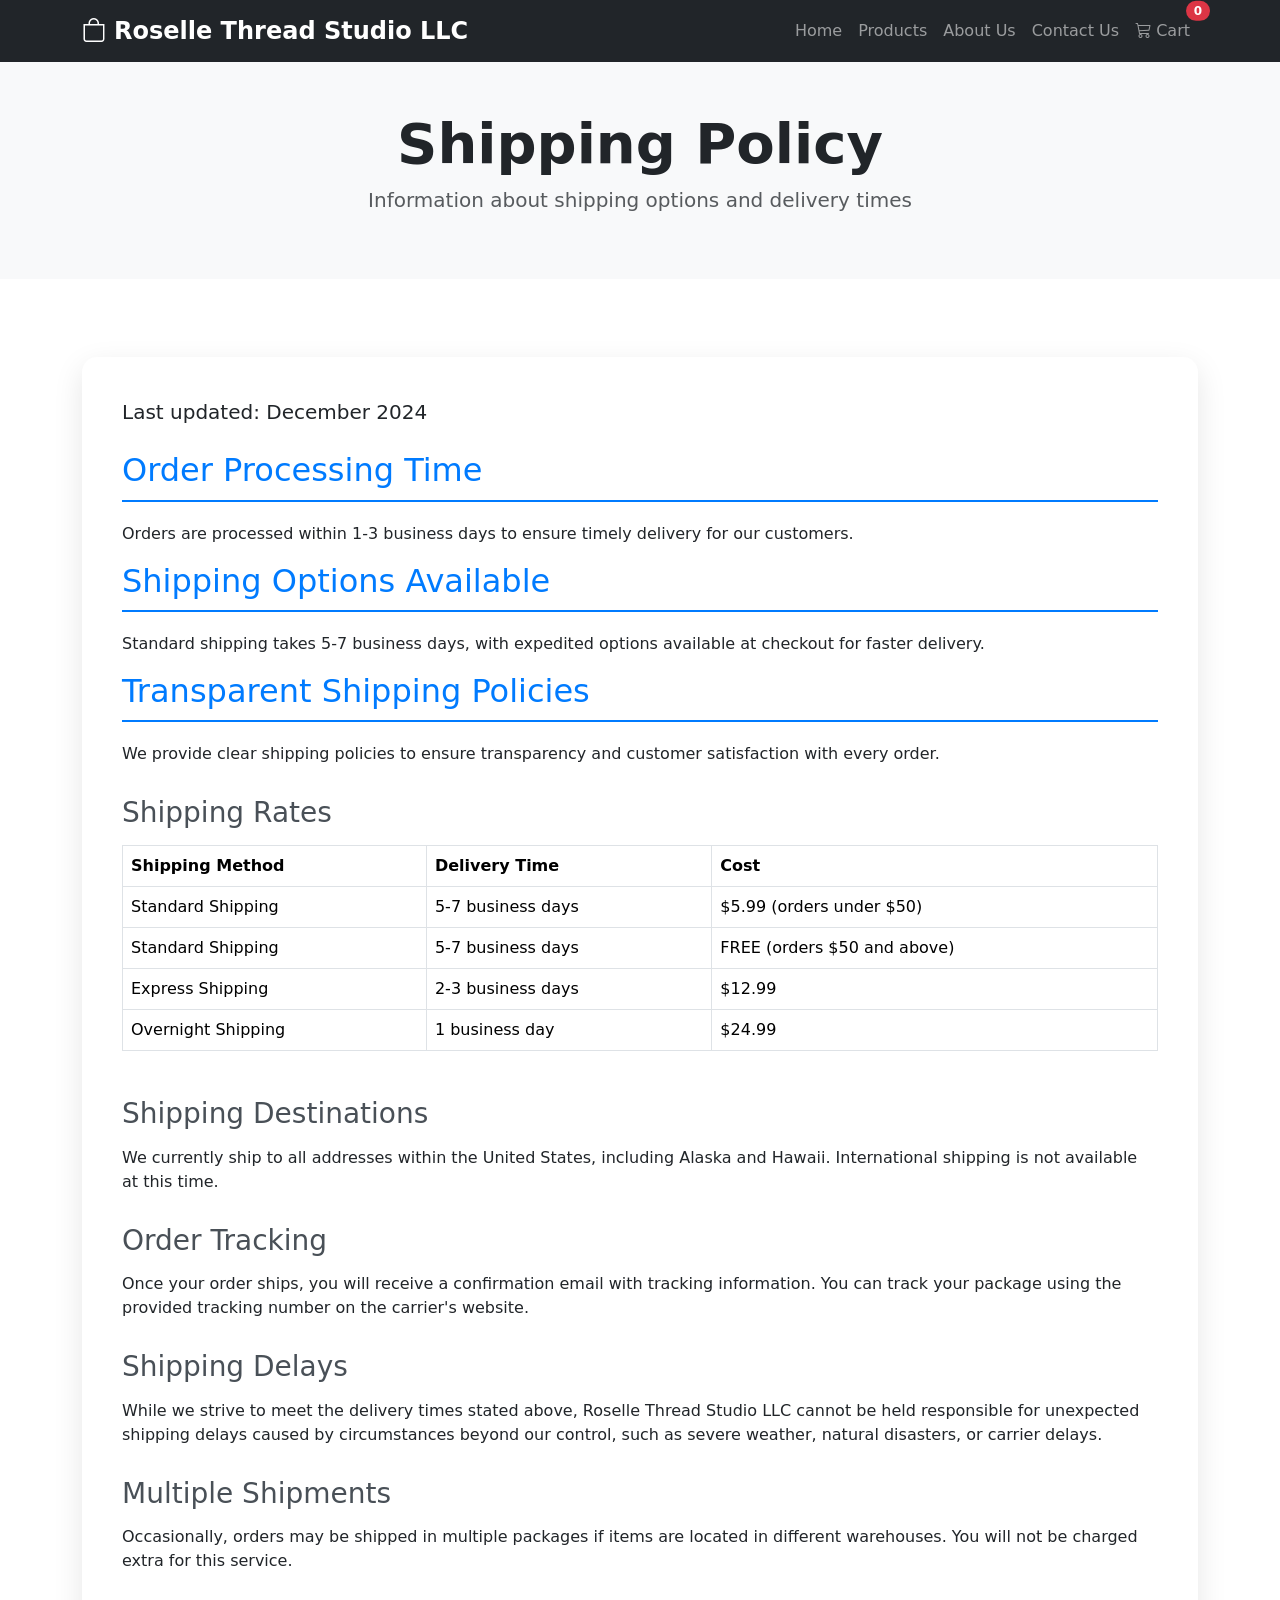
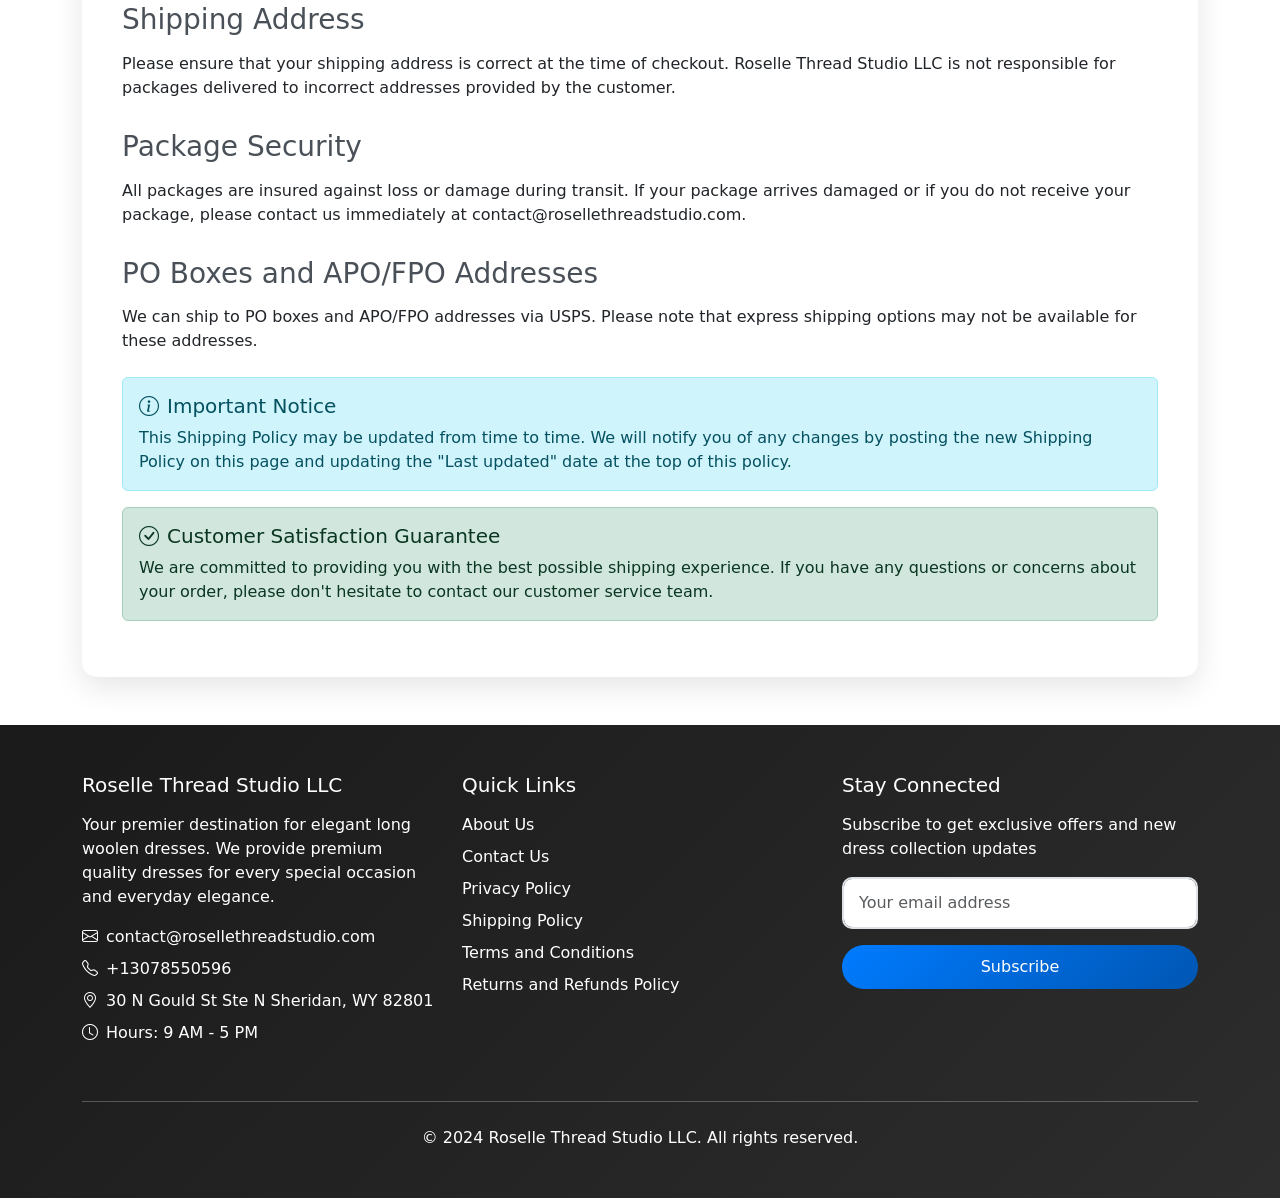
<file: shipping.html>
<!DOCTYPE html>
<html lang="en">
<head>
    <meta charset="UTF-8">
    <meta name="viewport" content="width=device-width, initial-scale=1.0">
    <title>Shipping Policy - Roselle Thread Studio LLC</title>
    <link href="https://cdn.jsdelivr.net/npm/bootstrap@5.3.0/dist/css/bootstrap.min.css" rel="stylesheet">
    <link rel="stylesheet" href="https://cdn.jsdelivr.net/npm/bootstrap-icons@1.11.0/font/bootstrap-icons.css">
    <link rel="stylesheet" href="styles.css">
</head>
<body>
    <!-- Navigation -->
    <nav class="navbar navbar-expand-lg navbar-dark bg-dark sticky-top">
        <div class="container">
            <a class="navbar-brand fw-bold" href="index.html">
                <i class="bi bi-bag me-2"></i>Roselle Thread Studio LLC
            </a>
            <button class="navbar-toggler" type="button" data-bs-toggle="collapse" data-bs-target="#navbarNav">
                <span class="navbar-toggler-icon"></span>
            </button>
            <div class="collapse navbar-collapse" id="navbarNav">
                <ul class="navbar-nav ms-auto">
                    <li class="nav-item">
                        <a class="nav-link" href="index.html">Home</a>
                    </li>
                    <li class="nav-item">
                        <a class="nav-link" href="products.html">Products</a>
                    </li>
                    <li class="nav-item">
                        <a class="nav-link" href="about.html">About Us</a>
                    </li>
                    <li class="nav-item">
                        <a class="nav-link" href="contact.html">Contact Us</a>
                    </li>
                    <li class="nav-item">
                        <a class="nav-link position-relative" href="cart.html">
                            <i class="bi bi-cart3"></i> Cart
                            <span class="position-absolute top-0 start-100 translate-middle badge rounded-pill bg-danger" id="cart-count">
                                0
                            </span>
                        </a>
                    </li>
                </ul>
            </div>
        </div>
    </nav>

    <!-- Page Header -->
    <section class="bg-light py-5">
        <div class="container">
            <div class="text-center">
                <h1 class="display-4 fw-bold">Shipping Policy</h1>
                <p class="lead text-muted">Information about shipping options and delivery times</p>
            </div>
        </div>
    </section>

    <!-- Shipping Policy Content -->
    <section class="py-5">
        <div class="container">
            <div class="row">
                <div class="col-lg-12">
                    <div class="policy-content">
                        <p class="lead mb-4">Last updated: December 2024</p>
                        
                        <h2>Order Processing Time</h2>
                        <p>Orders are processed within 1-3 business days to ensure timely delivery for our customers.</p>

                        <h2>Shipping Options Available</h2>
                        <p>Standard shipping takes 5-7 business days, with expedited options available at checkout for faster delivery.</p>

                        <h2>Transparent Shipping Policies</h2>
                        <p>We provide clear shipping policies to ensure transparency and customer satisfaction with every order.</p>

                        <h3>Shipping Rates</h3>
                        <div class="table-responsive mb-4">
                            <table class="table table-bordered">
                                <thead>
                                    <tr>
                                        <th>Shipping Method</th>
                                        <th>Delivery Time</th>
                                        <th>Cost</th>
                                    </tr>
                                </thead>
                                <tbody>
                                    <tr>
                                        <td>Standard Shipping</td>
                                        <td>5-7 business days</td>
                                        <td>$5.99 (orders under $50)</td>
                                    </tr>
                                    <tr>
                                        <td>Standard Shipping</td>
                                        <td>5-7 business days</td>
                                        <td>FREE (orders $50 and above)</td>
                                    </tr>
                                    <tr>
                                        <td>Express Shipping</td>
                                        <td>2-3 business days</td>
                                        <td>$12.99</td>
                                    </tr>
                                    <tr>
                                        <td>Overnight Shipping</td>
                                        <td>1 business day</td>
                                        <td>$24.99</td>
                                    </tr>
                                </tbody>
                            </table>
                        </div>

                        <h3>Shipping Destinations</h3>
                        <p>We currently ship to all addresses within the United States, including Alaska and Hawaii. International shipping is not available at this time.</p>

                        <h3>Order Tracking</h3>
                        <p>Once your order ships, you will receive a confirmation email with tracking information. You can track your package using the provided tracking number on the carrier's website.</p>

                        <h3>Shipping Delays</h3>
                        <p>While we strive to meet the delivery times stated above, Roselle Thread Studio LLC cannot be held responsible for unexpected shipping delays caused by circumstances beyond our control, such as severe weather, natural disasters, or carrier delays.</p>

                        <h3>Multiple Shipments</h3>
                        <p>Occasionally, orders may be shipped in multiple packages if items are located in different warehouses. You will not be charged extra for this service.</p>

                        <h3>Shipping Address</h3>
                        <p>Please ensure that your shipping address is correct at the time of checkout. Roselle Thread Studio LLC is not responsible for packages delivered to incorrect addresses provided by the customer.</p>

                        <h3>Package Security</h3>
                        <p>All packages are insured against loss or damage during transit. If your package arrives damaged or if you do not receive your package, please contact us immediately at contact@rosellethreadstudio.com.</p>

                        <h3>PO Boxes and APO/FPO Addresses</h3>
                        <p>We can ship to PO boxes and APO/FPO addresses via USPS. Please note that express shipping options may not be available for these addresses.</p>

                        <div class="alert alert-info mt-4">
                            <h5><i class="bi bi-info-circle me-2"></i>Important Notice</h5>
                            <p class="mb-0">This Shipping Policy may be updated from time to time. We will notify you of any changes by posting the new Shipping Policy on this page and updating the "Last updated" date at the top of this policy.</p>
                        </div>

                        <div class="alert alert-success mt-3">
                            <h5><i class="bi bi-check-circle me-2"></i>Customer Satisfaction Guarantee</h5>
                            <p class="mb-0">We are committed to providing you with the best possible shipping experience. If you have any questions or concerns about your order, please don't hesitate to contact our customer service team.</p>
                        </div>
                    </div>
                </div>
            </div>
        </div>
    </section>

    <!-- Footer -->
    <footer class="bg-dark text-white py-5">
        <div class="container">
            <div class="row">
                <div class="col-lg-4 mb-4">
                    <h5 class="mb-3">Roselle Thread Studio LLC</h5>
                    <p class="mb-3">Your premier destination for elegant long woolen dresses. We provide premium quality dresses for every special occasion and everyday elegance.</p>
                    <div class="contact-info">
                        <p class="mb-2"><i class="bi bi-envelope me-2"></i>contact@rosellethreadstudio.com</p>
                        <p class="mb-2"><i class="bi bi-telephone me-2"></i>+13078550596</p>
                        <p class="mb-2"><i class="bi bi-geo-alt me-2"></i>30 N Gould St Ste N Sheridan, WY 82801</p>
                        <p class="mb-2"><i class="bi bi-clock me-2"></i>Hours: 9 AM - 5 PM</p>
                    </div>
                </div>
                <div class="col-lg-4 mb-4">
                    <h5 class="mb-3">Quick Links</h5>
                    <ul class="list-unstyled">
                        <li class="mb-2"><a href="about.html" class="text-white text-decoration-none">About Us</a></li>
                        <li class="mb-2"><a href="contact.html" class="text-white text-decoration-none">Contact Us</a></li>
                        <li class="mb-2"><a href="privacy.html" class="text-white text-decoration-none">Privacy Policy</a></li>
                        <li class="mb-2"><a href="shipping.html" class="text-white text-decoration-none">Shipping Policy</a></li>
                        <li class="mb-2"><a href="terms.html" class="text-white text-decoration-none">Terms and Conditions</a></li>
                        <li class="mb-2"><a href="returns.html" class="text-white text-decoration-none">Returns and Refunds Policy</a></li>
                    </ul>
                </div>
                <div class="col-lg-4 mb-4">
                    <h5 class="mb-3">Stay Connected</h5>
                    <p>Subscribe to get exclusive offers and new dress collection updates</p>
                    <form id="footer-newsletter-form">
                        <div class="mb-3">
                            <input type="email" class="form-control" placeholder="Your email address" required>
                        </div>
                        <button type="submit" class="btn btn-primary w-100">Subscribe</button>
                    </form>
                </div>
            </div>
            <hr class="my-4 bg-white">
            <div class="text-center">
                <p class="mb-0">&copy; 2024 Roselle Thread Studio LLC. All rights reserved.</p>
            </div>
        </div>
    </footer>

    <script src="https://cdn.jsdelivr.net/npm/bootstrap@5.3.0/dist/js/bootstrap.bundle.min.js"></script>
    <script src="script.js"></script>
</body>
</html>
</file>
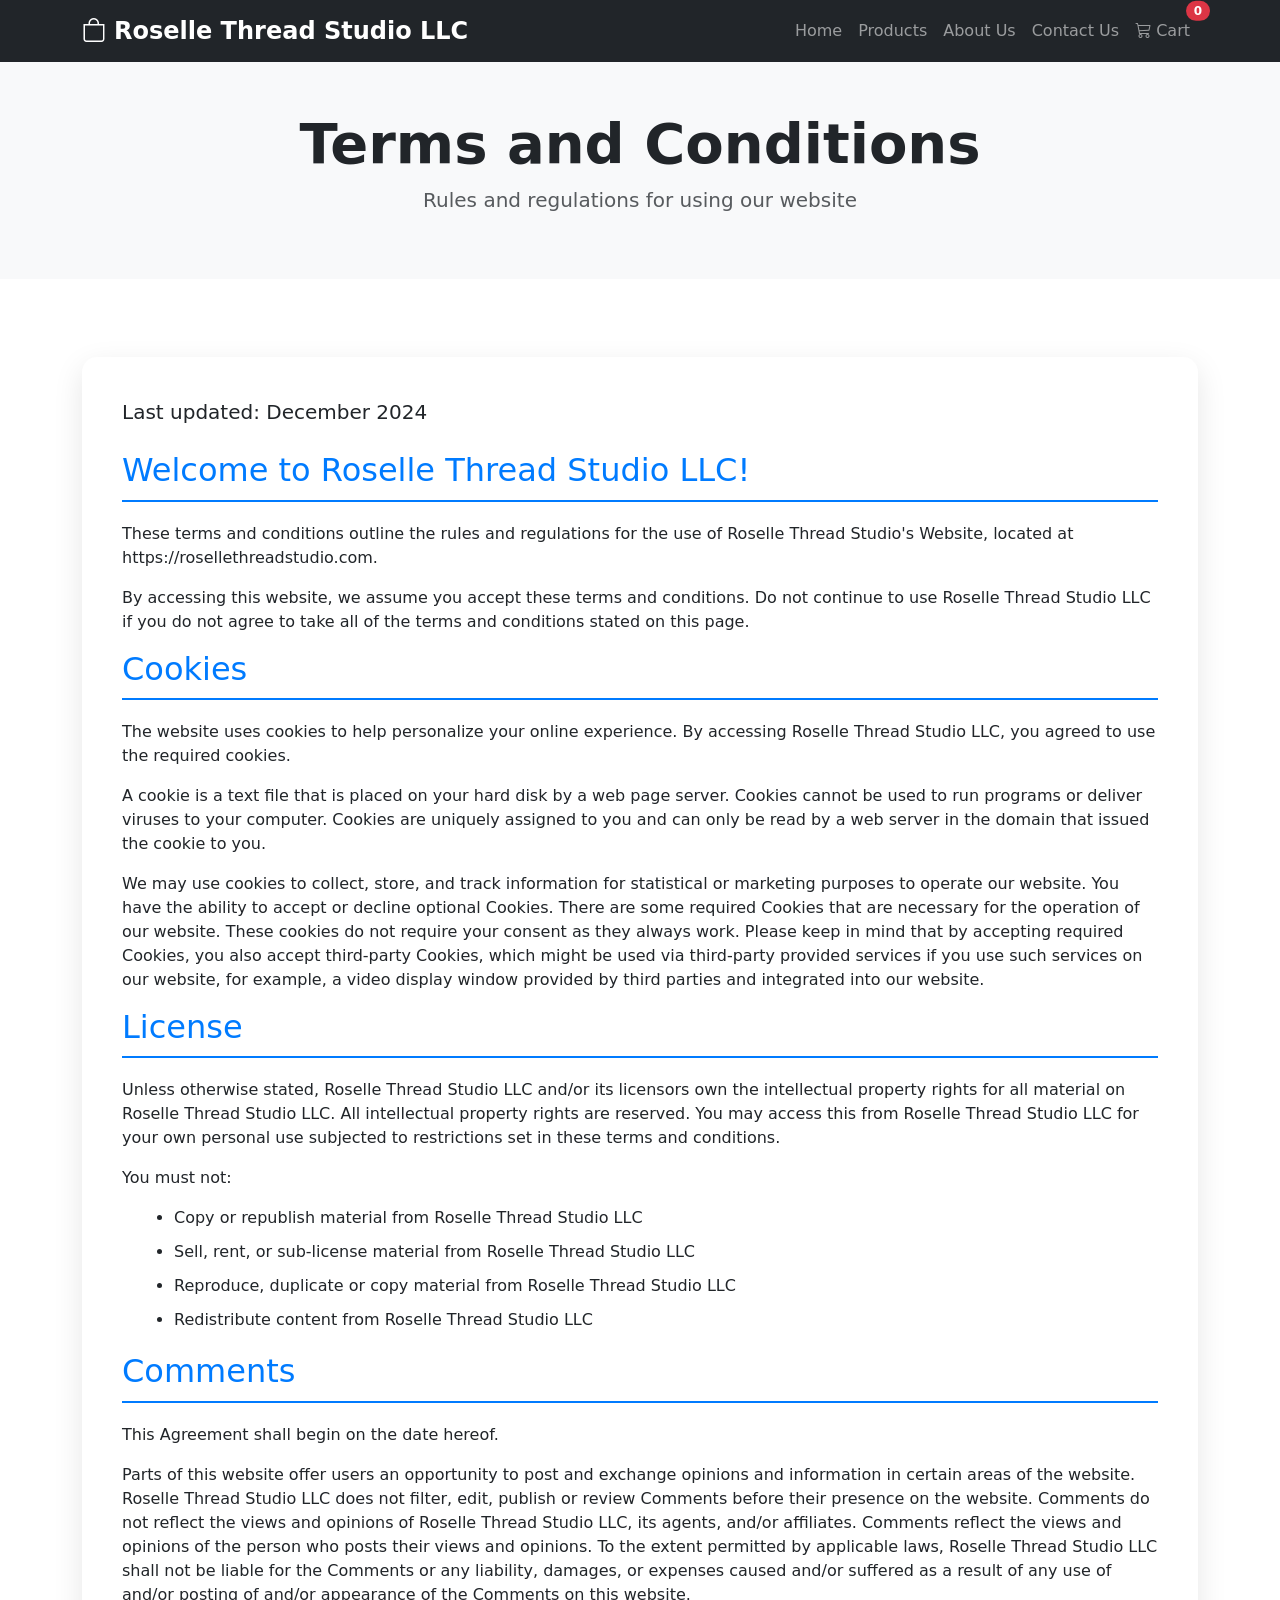
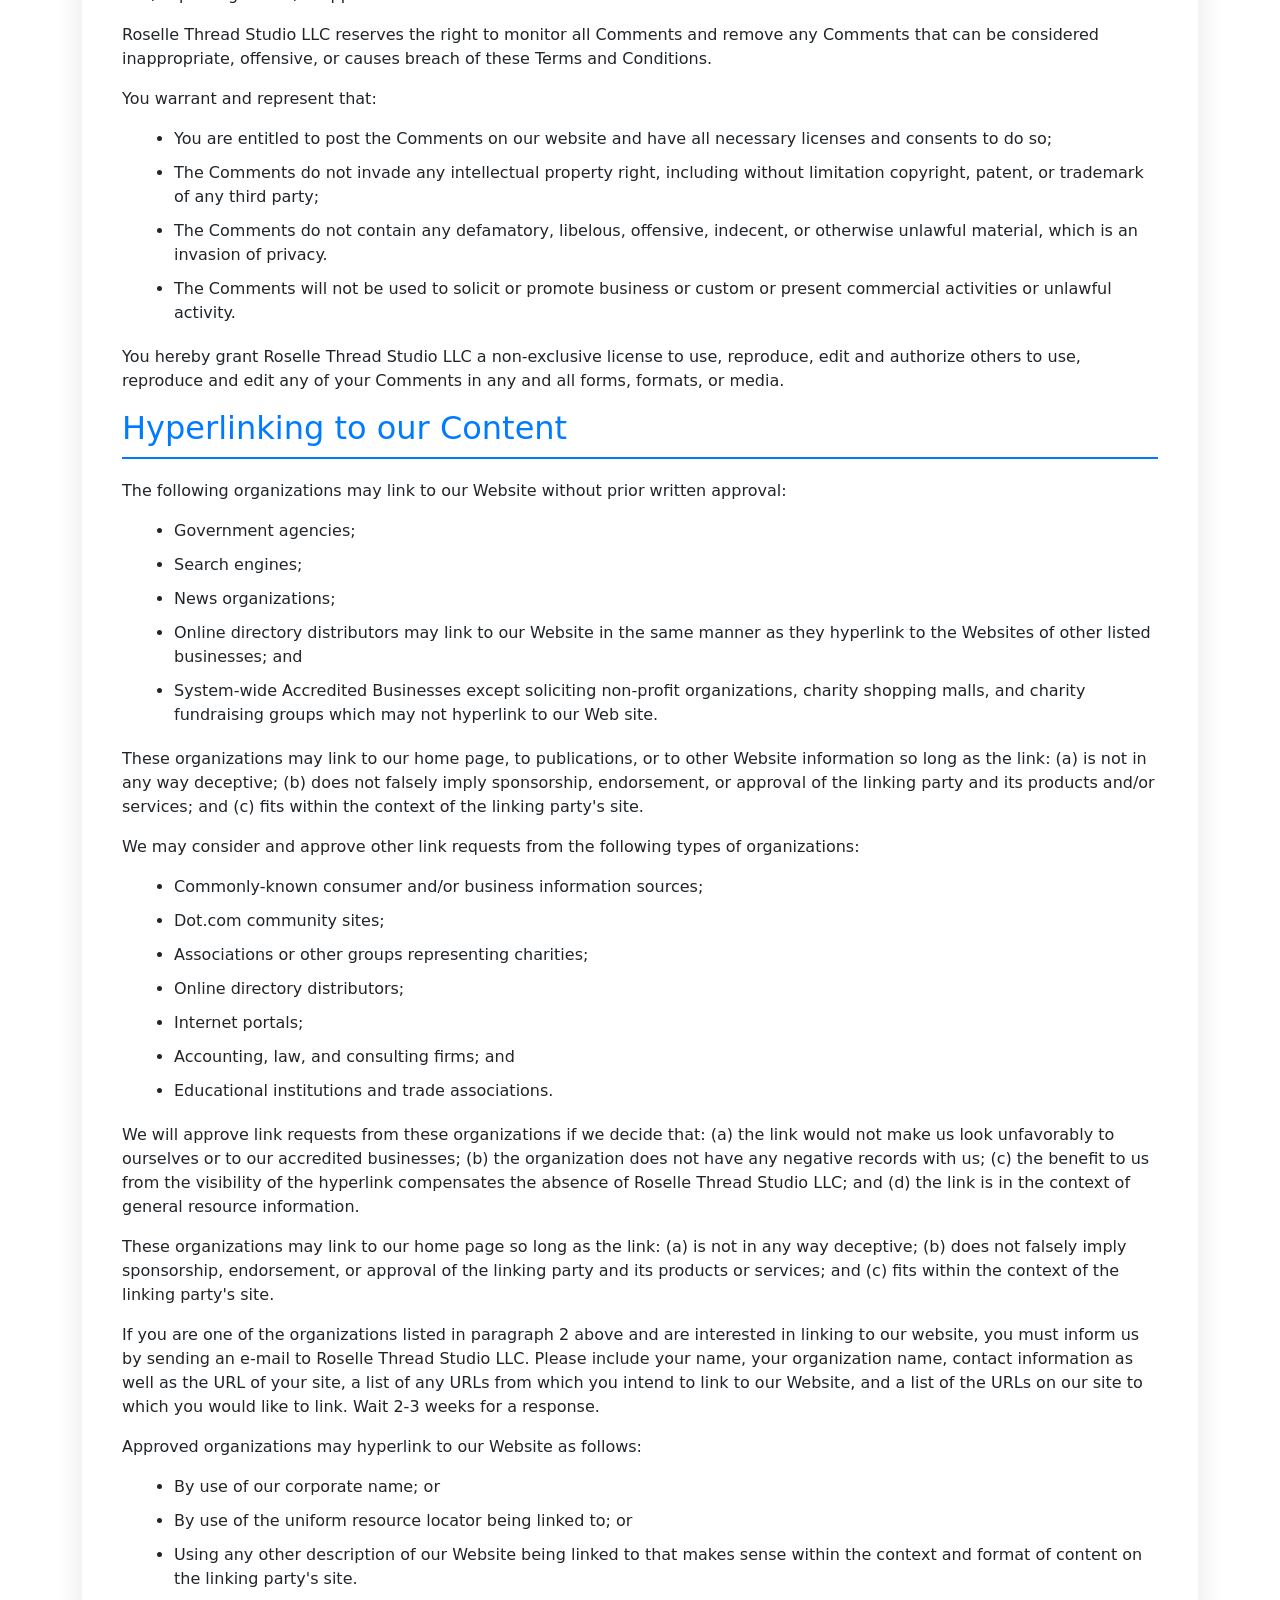
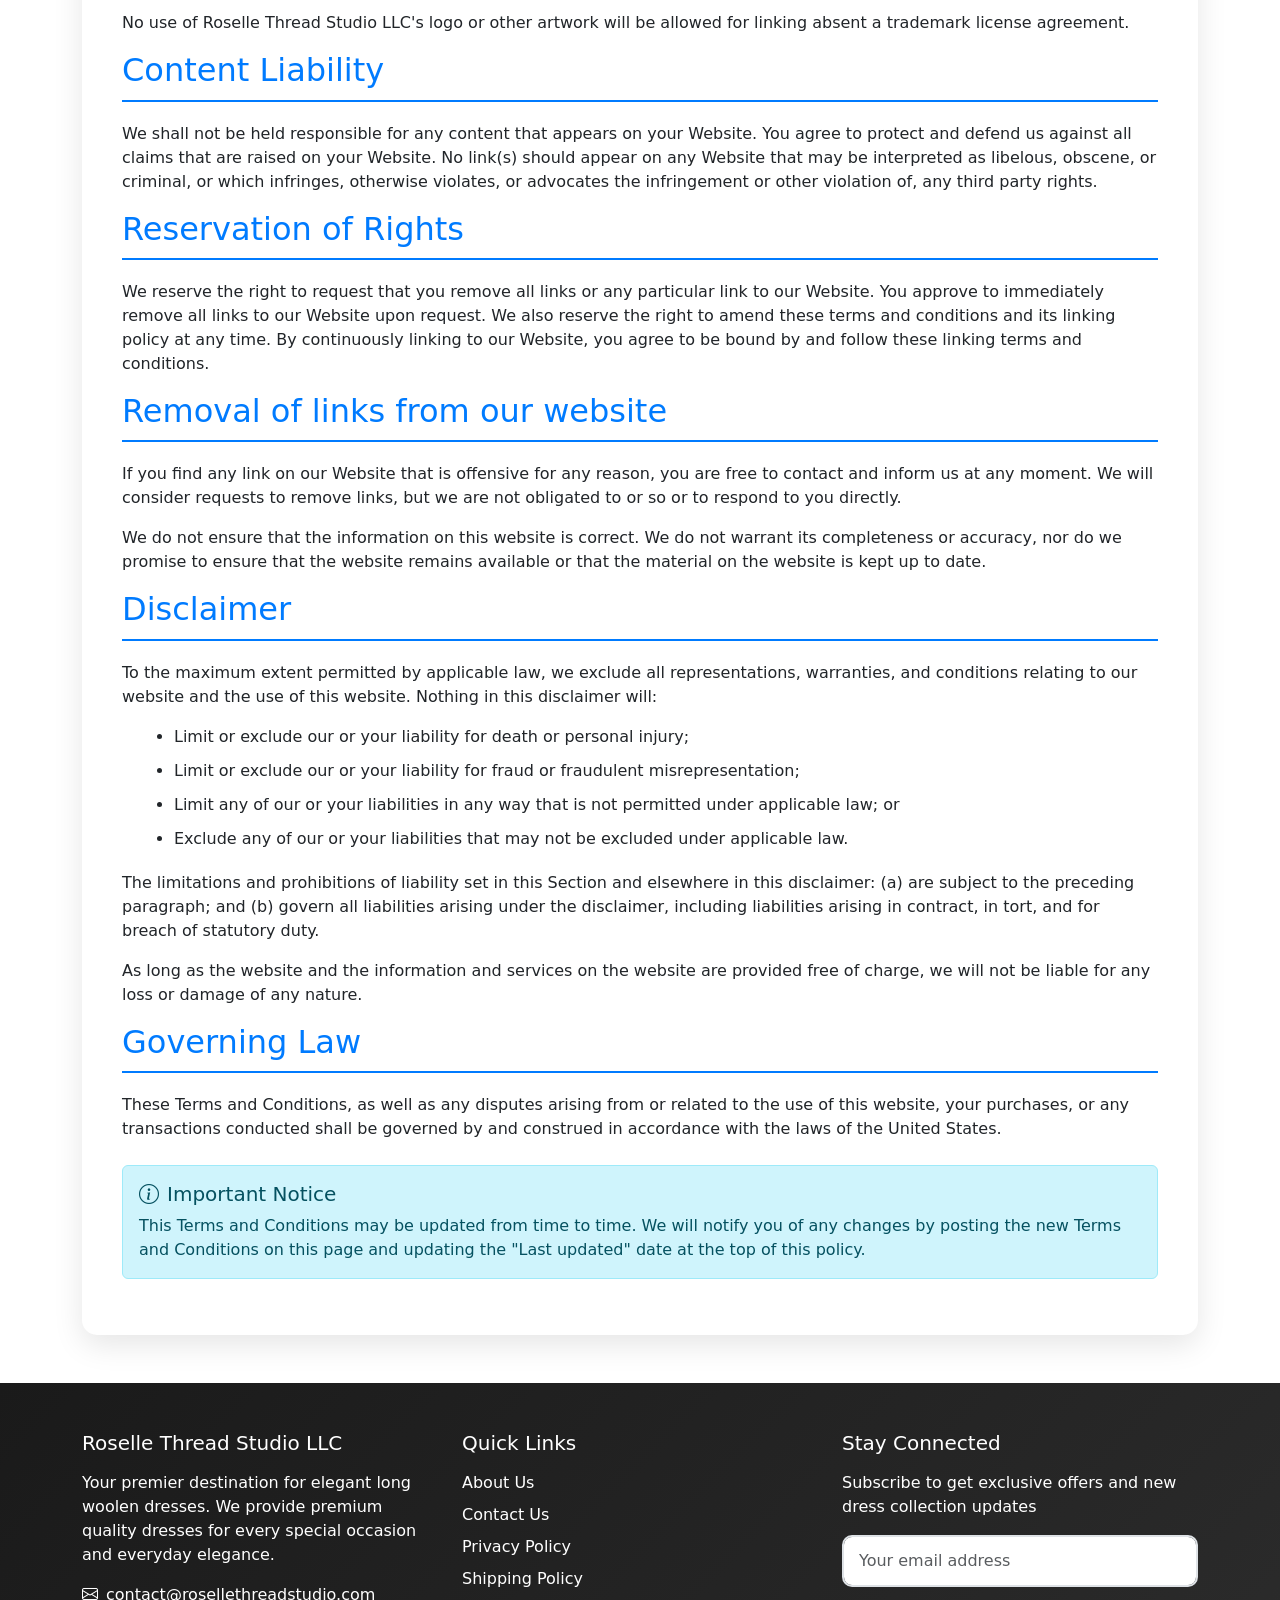
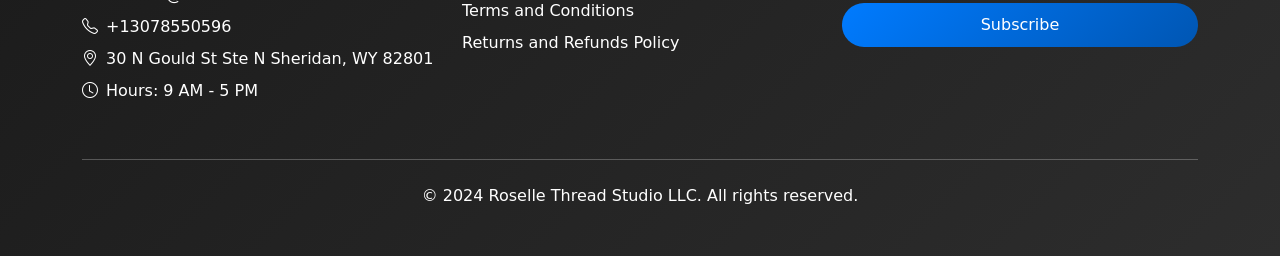
<file: terms.html>
<!DOCTYPE html>
<html lang="en">
<head>
    <meta charset="UTF-8">
    <meta name="viewport" content="width=device-width, initial-scale=1.0">
    <title>Terms and Conditions - Roselle Thread Studio LLC</title>
    <link href="https://cdn.jsdelivr.net/npm/bootstrap@5.3.0/dist/css/bootstrap.min.css" rel="stylesheet">
    <link rel="stylesheet" href="https://cdn.jsdelivr.net/npm/bootstrap-icons@1.11.0/font/bootstrap-icons.css">
    <link rel="stylesheet" href="styles.css">
</head>
<body>
    <!-- Navigation -->
    <nav class="navbar navbar-expand-lg navbar-dark bg-dark sticky-top">
        <div class="container">
            <a class="navbar-brand fw-bold" href="index.html">
                <i class="bi bi-bag me-2"></i>Roselle Thread Studio LLC
            </a>
            <button class="navbar-toggler" type="button" data-bs-toggle="collapse" data-bs-target="#navbarNav">
                <span class="navbar-toggler-icon"></span>
            </button>
            <div class="collapse navbar-collapse" id="navbarNav">
                <ul class="navbar-nav ms-auto">
                    <li class="nav-item">
                        <a class="nav-link" href="index.html">Home</a>
                    </li>
                    <li class="nav-item">
                        <a class="nav-link" href="products.html">Products</a>
                    </li>
                    <li class="nav-item">
                        <a class="nav-link" href="about.html">About Us</a>
                    </li>
                    <li class="nav-item">
                        <a class="nav-link" href="contact.html">Contact Us</a>
                    </li>
                    <li class="nav-item">
                        <a class="nav-link position-relative" href="cart.html">
                            <i class="bi bi-cart3"></i> Cart
                            <span class="position-absolute top-0 start-100 translate-middle badge rounded-pill bg-danger" id="cart-count">
                                0
                            </span>
                        </a>
                    </li>
                </ul>
            </div>
        </div>
    </nav>

    <!-- Page Header -->
    <section class="bg-light py-5">
        <div class="container">
            <div class="text-center">
                <h1 class="display-4 fw-bold">Terms and Conditions</h1>
                <p class="lead text-muted">Rules and regulations for using our website</p>
            </div>
        </div>
    </section>

    <!-- Terms and Conditions Content -->
    <section class="py-5">
        <div class="container">
            <div class="row">
                <div class="col-lg-12">
                    <div class="policy-content">
                        <p class="lead mb-4">Last updated: December 2024</p>
                        
                        <h2>Welcome to Roselle Thread Studio LLC!</h2>
                        
                        <p>These terms and conditions outline the rules and regulations for the use of Roselle Thread Studio's Website, located at https://rosellethreadstudio.com.</p>
                        
                        <p>By accessing this website, we assume you accept these terms and conditions. Do not continue to use Roselle Thread Studio LLC if you do not agree to take all of the terms and conditions stated on this page.</p>

                        <h2>Cookies</h2>
                        <p>The website uses cookies to help personalize your online experience. By accessing Roselle Thread Studio LLC, you agreed to use the required cookies.</p>
                        
                        <p>A cookie is a text file that is placed on your hard disk by a web page server. Cookies cannot be used to run programs or deliver viruses to your computer. Cookies are uniquely assigned to you and can only be read by a web server in the domain that issued the cookie to you.</p>
                        
                        <p>We may use cookies to collect, store, and track information for statistical or marketing purposes to operate our website. You have the ability to accept or decline optional Cookies. There are some required Cookies that are necessary for the operation of our website. These cookies do not require your consent as they always work. Please keep in mind that by accepting required Cookies, you also accept third-party Cookies, which might be used via third-party provided services if you use such services on our website, for example, a video display window provided by third parties and integrated into our website.</p>

                        <h2>License</h2>
                        <p>Unless otherwise stated, Roselle Thread Studio LLC and/or its licensors own the intellectual property rights for all material on Roselle Thread Studio LLC. All intellectual property rights are reserved. You may access this from Roselle Thread Studio LLC for your own personal use subjected to restrictions set in these terms and conditions.</p>
                        
                        <p>You must not:</p>
                        <ul>
                            <li>Copy or republish material from Roselle Thread Studio LLC</li>
                            <li>Sell, rent, or sub-license material from Roselle Thread Studio LLC</li>
                            <li>Reproduce, duplicate or copy material from Roselle Thread Studio LLC</li>
                            <li>Redistribute content from Roselle Thread Studio LLC</li>
                        </ul>

                        <h2>Comments</h2>
                        <p>This Agreement shall begin on the date hereof.</p>
                        
                        <p>Parts of this website offer users an opportunity to post and exchange opinions and information in certain areas of the website. Roselle Thread Studio LLC does not filter, edit, publish or review Comments before their presence on the website. Comments do not reflect the views and opinions of Roselle Thread Studio LLC, its agents, and/or affiliates. Comments reflect the views and opinions of the person who posts their views and opinions. To the extent permitted by applicable laws, Roselle Thread Studio LLC shall not be liable for the Comments or any liability, damages, or expenses caused and/or suffered as a result of any use of and/or posting of and/or appearance of the Comments on this website.</p>
                        
                        <p>Roselle Thread Studio LLC reserves the right to monitor all Comments and remove any Comments that can be considered inappropriate, offensive, or causes breach of these Terms and Conditions.</p>
                        
                        <p>You warrant and represent that:</p>
                        <ul>
                            <li>You are entitled to post the Comments on our website and have all necessary licenses and consents to do so;</li>
                            <li>The Comments do not invade any intellectual property right, including without limitation copyright, patent, or trademark of any third party;</li>
                            <li>The Comments do not contain any defamatory, libelous, offensive, indecent, or otherwise unlawful material, which is an invasion of privacy.</li>
                            <li>The Comments will not be used to solicit or promote business or custom or present commercial activities or unlawful activity.</li>
                        </ul>
                        
                        <p>You hereby grant Roselle Thread Studio LLC a non-exclusive license to use, reproduce, edit and authorize others to use, reproduce and edit any of your Comments in any and all forms, formats, or media.</p>

                        <h2>Hyperlinking to our Content</h2>
                        <p>The following organizations may link to our Website without prior written approval:</p>
                        <ul>
                            <li>Government agencies;</li>
                            <li>Search engines;</li>
                            <li>News organizations;</li>
                            <li>Online directory distributors may link to our Website in the same manner as they hyperlink to the Websites of other listed businesses; and</li>
                            <li>System-wide Accredited Businesses except soliciting non-profit organizations, charity shopping malls, and charity fundraising groups which may not hyperlink to our Web site.</li>
                        </ul>
                        
                        <p>These organizations may link to our home page, to publications, or to other Website information so long as the link: (a) is not in any way deceptive; (b) does not falsely imply sponsorship, endorsement, or approval of the linking party and its products and/or services; and (c) fits within the context of the linking party's site.</p>
                        
                        <p>We may consider and approve other link requests from the following types of organizations:</p>
                        <ul>
                            <li>Commonly-known consumer and/or business information sources;</li>
                            <li>Dot.com community sites;</li>
                            <li>Associations or other groups representing charities;</li>
                            <li>Online directory distributors;</li>
                            <li>Internet portals;</li>
                            <li>Accounting, law, and consulting firms; and</li>
                            <li>Educational institutions and trade associations.</li>
                        </ul>
                        
                        <p>We will approve link requests from these organizations if we decide that: (a) the link would not make us look unfavorably to ourselves or to our accredited businesses; (b) the organization does not have any negative records with us; (c) the benefit to us from the visibility of the hyperlink compensates the absence of Roselle Thread Studio LLC; and (d) the link is in the context of general resource information.</p>
                        
                        <p>These organizations may link to our home page so long as the link: (a) is not in any way deceptive; (b) does not falsely imply sponsorship, endorsement, or approval of the linking party and its products or services; and (c) fits within the context of the linking party's site.</p>
                        
                        <p>If you are one of the organizations listed in paragraph 2 above and are interested in linking to our website, you must inform us by sending an e-mail to Roselle Thread Studio LLC. Please include your name, your organization name, contact information as well as the URL of your site, a list of any URLs from which you intend to link to our Website, and a list of the URLs on our site to which you would like to link. Wait 2-3 weeks for a response.</p>
                        
                        <p>Approved organizations may hyperlink to our Website as follows:</p>
                        <ul>
                            <li>By use of our corporate name; or</li>
                            <li>By use of the uniform resource locator being linked to; or</li>
                            <li>Using any other description of our Website being linked to that makes sense within the context and format of content on the linking party's site.</li>
                        </ul>
                        
                        <p>No use of Roselle Thread Studio LLC's logo or other artwork will be allowed for linking absent a trademark license agreement.</p>

                        <h2>Content Liability</h2>
                        <p>We shall not be held responsible for any content that appears on your Website. You agree to protect and defend us against all claims that are raised on your Website. No link(s) should appear on any Website that may be interpreted as libelous, obscene, or criminal, or which infringes, otherwise violates, or advocates the infringement or other violation of, any third party rights.</p>

                        <h2>Reservation of Rights</h2>
                        <p>We reserve the right to request that you remove all links or any particular link to our Website. You approve to immediately remove all links to our Website upon request. We also reserve the right to amend these terms and conditions and its linking policy at any time. By continuously linking to our Website, you agree to be bound by and follow these linking terms and conditions.</p>

                        <h2>Removal of links from our website</h2>
                        <p>If you find any link on our Website that is offensive for any reason, you are free to contact and inform us at any moment. We will consider requests to remove links, but we are not obligated to or so or to respond to you directly.</p>
                        
                        <p>We do not ensure that the information on this website is correct. We do not warrant its completeness or accuracy, nor do we promise to ensure that the website remains available or that the material on the website is kept up to date.</p>

                        <h2>Disclaimer</h2>
                        <p>To the maximum extent permitted by applicable law, we exclude all representations, warranties, and conditions relating to our website and the use of this website. Nothing in this disclaimer will:</p>
                        <ul>
                            <li>Limit or exclude our or your liability for death or personal injury;</li>
                            <li>Limit or exclude our or your liability for fraud or fraudulent misrepresentation;</li>
                            <li>Limit any of our or your liabilities in any way that is not permitted under applicable law; or</li>
                            <li>Exclude any of our or your liabilities that may not be excluded under applicable law.</li>
                        </ul>
                        
                        <p>The limitations and prohibitions of liability set in this Section and elsewhere in this disclaimer: (a) are subject to the preceding paragraph; and (b) govern all liabilities arising under the disclaimer, including liabilities arising in contract, in tort, and for breach of statutory duty.</p>
                        
                        <p>As long as the website and the information and services on the website are provided free of charge, we will not be liable for any loss or damage of any nature.</p>

                        <h2>Governing Law</h2>
                        <p>These Terms and Conditions, as well as any disputes arising from or related to the use of this website, your purchases, or any transactions conducted shall be governed by and construed in accordance with the laws of the United States.</p>

                        <div class="alert alert-info mt-4">
                            <h5><i class="bi bi-info-circle me-2"></i>Important Notice</h5>
                            <p class="mb-0">This Terms and Conditions may be updated from time to time. We will notify you of any changes by posting the new Terms and Conditions on this page and updating the "Last updated" date at the top of this policy.</p>
                        </div>
                    </div>
                </div>
            </div>
        </div>
    </section>

    <!-- Footer -->
    <footer class="bg-dark text-white py-5">
        <div class="container">
            <div class="row">
                <div class="col-lg-4 mb-4">
                    <h5 class="mb-3">Roselle Thread Studio LLC</h5>
                    <p class="mb-3">Your premier destination for elegant long woolen dresses. We provide premium quality dresses for every special occasion and everyday elegance.</p>
                    <div class="contact-info">
                        <p class="mb-2"><i class="bi bi-envelope me-2"></i>contact@rosellethreadstudio.com</p>
                        <p class="mb-2"><i class="bi bi-telephone me-2"></i>+13078550596</p>
                        <p class="mb-2"><i class="bi bi-geo-alt me-2"></i>30 N Gould St Ste N Sheridan, WY 82801</p>
                        <p class="mb-2"><i class="bi bi-clock me-2"></i>Hours: 9 AM - 5 PM</p>
                    </div>
                </div>
                <div class="col-lg-4 mb-4">
                    <h5 class="mb-3">Quick Links</h5>
                    <ul class="list-unstyled">
                        <li class="mb-2"><a href="about.html" class="text-white text-decoration-none">About Us</a></li>
                        <li class="mb-2"><a href="contact.html" class="text-white text-decoration-none">Contact Us</a></li>
                        <li class="mb-2"><a href="privacy.html" class="text-white text-decoration-none">Privacy Policy</a></li>
                        <li class="mb-2"><a href="shipping.html" class="text-white text-decoration-none">Shipping Policy</a></li>
                        <li class="mb-2"><a href="terms.html" class="text-white text-decoration-none">Terms and Conditions</a></li>
                        <li class="mb-2"><a href="returns.html" class="text-white text-decoration-none">Returns and Refunds Policy</a></li>
                    </ul>
                </div>
                <div class="col-lg-4 mb-4">
                    <h5 class="mb-3">Stay Connected</h5>
                    <p>Subscribe to get exclusive offers and new dress collection updates</p>
                    <form id="footer-newsletter-form">
                        <div class="mb-3">
                            <input type="email" class="form-control" placeholder="Your email address" required>
                        </div>
                        <button type="submit" class="btn btn-primary w-100">Subscribe</button>
                    </form>
                </div>
            </div>
            <hr class="my-4 bg-white">
            <div class="text-center">
                <p class="mb-0">&copy; 2024 Roselle Thread Studio LLC. All rights reserved.</p>
            </div>
        </div>
    </footer>

    <script src="https://cdn.jsdelivr.net/npm/bootstrap@5.3.0/dist/js/bootstrap.bundle.min.js"></script>
    <script src="script.js"></script>
</body>
</html>
</file>
<file: styles.css>
/* Custom CSS for Roselle Thread Studio LLC */

/* Hero Section */
.hero-section {
    background: linear-gradient(135deg, #667eea 0%, #764ba2 100%);
    position: relative;
    overflow: hidden;
}

.hero-section::before {
    content: '';
    position: absolute;
    top: 0;
    left: 0;
    right: 0;
    bottom: 0;
    background: rgba(0, 0, 0, 0.3);
    z-index: 1;
}

.hero-content {
    position: relative;
    z-index: 2;
}

.hero-image img {
    max-height: 500px;
    object-fit: cover;
    border-radius: 15px;
    box-shadow: 0 20px 40px rgba(0, 0, 0, 0.3);
}

/* Product Cards */
.product-card {
    border: none;
    border-radius: 15px;
    overflow: hidden;
    transition: all 0.3s ease;
    box-shadow: 0 5px 15px rgba(0, 0, 0, 0.1);
}

.product-card:hover {
    transform: translateY(-10px);
    box-shadow: 0 15px 30px rgba(0, 0, 0, 0.2);
}

.product-image {
    height: 250px;
    overflow: hidden;
    position: relative;
}

.product-image img {
    width: 100%;
    height: 100%;
    object-fit: cover;
    transition: transform 0.3s ease;
}

.product-card:hover .product-image img {
    transform: scale(1.1);
}

.product-badge {
    position: absolute;
    top: 10px;
    right: 10px;
    background: #dc3545;
    color: white;
    padding: 5px 10px;
    border-radius: 20px;
    font-size: 0.8rem;
    font-weight: bold;
}

.product-price {
    font-size: 1.5rem;
    font-weight: bold;
    color: #28a745;
}

.product-price .original-price {
    text-decoration: line-through;
    color: #6c757d;
    font-size: 1rem;
    margin-left: 10px;
}

/* Feature Boxes */
.feature-box {
    border-radius: 10px;
    transition: all 0.3s ease;
    background: white;
}

.feature-box:hover {
    transform: translateY(-5px);
    box-shadow: 0 10px 25px rgba(0, 0, 0, 0.1);
}

/* Navigation */
.navbar-brand {
    font-size: 1.5rem;
    font-weight: bold;
}

.navbar-nav .nav-link {
    font-weight: 500;
    transition: color 0.3s ease;
}

.navbar-nav .nav-link:hover {
    color: #ffc107 !important;
}

/* Footer */
footer {
    background: linear-gradient(135deg, #1a1a1a 0%, #2d2d2d 100%);
}

footer a {
    transition: color 0.3s ease;
}

footer a:hover {
    color: #ffc107 !important;
}

/* Product Detail Page */
.product-detail-image {
    border-radius: 15px;
    overflow: hidden;
    box-shadow: 0 10px 30px rgba(0, 0, 0, 0.1);
}

.thumbnail-img {
    cursor: pointer;
    border: 2px solid transparent;
    transition: all 0.3s ease;
    border-radius: 8px;
}

.thumbnail-img:hover,
.thumbnail-img.active {
    border-color: #007bff;
    transform: scale(1.05);
}

.variant-option {
    cursor: pointer;
    border: 2px solid #dee2e6;
    transition: all 0.3s ease;
    border-radius: 8px;
    padding: 10px 15px;
    margin: 5px;
}

.variant-option:hover {
    border-color: #007bff;
    background: #f8f9fa;
}

.variant-option.selected {
    border-color: #007bff;
    background: #007bff;
    color: white;
}

/* Shopping Cart */
.cart-item {
    border-bottom: 1px solid #dee2e6;
    padding: 20px 0;
}

.cart-item img {
    width: 80px;
    height: 80px;
    object-fit: cover;
    border-radius: 8px;
}

.quantity-controls {
    display: flex;
    align-items: center;
    gap: 10px;
}

.quantity-controls button {
    width: 30px;
    height: 30px;
    border-radius: 50%;
    border: 1px solid #dee2e6;
    background: white;
    display: flex;
    align-items: center;
    justify-content: center;
    cursor: pointer;
    transition: all 0.3s ease;
}

.quantity-controls button:hover {
    background: #007bff;
    color: white;
    border-color: #007bff;
}

.quantity-input {
    width: 60px;
    text-align: center;
    border: 1px solid #dee2e6;
    border-radius: 5px;
    padding: 5px;
}

/* Buttons */
.btn-primary {
    background: linear-gradient(135deg, #007bff 0%, #0056b3 100%);
    border: none;
    border-radius: 25px;
    padding: 10px 25px;
    font-weight: 500;
    transition: all 0.3s ease;
}

.btn-primary:hover {
    transform: translateY(-2px);
    box-shadow: 0 5px 15px rgba(0, 123, 255, 0.3);
}

.btn-outline-primary {
    border-radius: 25px;
    padding: 10px 25px;
    font-weight: 500;
    transition: all 0.3s ease;
}

.btn-outline-primary:hover {
    transform: translateY(-2px);
}

/* Forms */
.form-control {
    border-radius: 10px;
    border: 2px solid #dee2e6;
    padding: 12px 15px;
    transition: all 0.3s ease;
}

.form-control:focus {
    border-color: #007bff;
    box-shadow: 0 0 0 0.2rem rgba(0, 123, 255, 0.25);
}

/* Responsive Design */
@media (max-width: 768px) {
    .hero-section {
        min-height: auto;
        padding: 100px 0;
    }
    
    .hero-content {
        text-align: center;
        margin-bottom: 50px;
    }
    
    .product-image {
        height: 200px;
    }
    
    .hero-image img {
        max-height: 300px;
    }
}

/* Loading Animation */
.loading {
    display: inline-block;
    width: 20px;
    height: 20px;
    border: 3px solid #f3f3f3;
    border-top: 3px solid #007bff;
    border-radius: 50%;
    animation: spin 1s linear infinite;
}

@keyframes spin {
    0% { transform: rotate(0deg); }
    100% { transform: rotate(360deg); }
}

/* Toast Notifications */
.toast-container {
    position: fixed;
    top: 20px;
    right: 20px;
    z-index: 1050;
}

.custom-toast {
    background: white;
    border-radius: 10px;
    box-shadow: 0 5px 15px rgba(0, 0, 0, 0.2);
    padding: 15px 20px;
    margin-bottom: 10px;
    display: flex;
    align-items: center;
    gap: 10px;
    animation: slideIn 0.3s ease;
}

@keyframes slideIn {
    from {
        transform: translateX(100%);
        opacity: 0;
    }
    to {
        transform: translateX(0);
        opacity: 1;
    }
}

.custom-toast.success {
    border-left: 4px solid #28a745;
}

.custom-toast.error {
    border-left: 4px solid #dc3545;
}

.custom-toast.info {
    border-left: 4px solid #17a2b8;
}

/* Image Gallery */
.main-image-container {
    position: relative;
    overflow: hidden;
    border-radius: 15px;
}

.main-image-container img {
    width: 100%;
    height: 400px;
    object-fit: cover;
}

.thumbnail-container {
    display: flex;
    gap: 10px;
    margin-top: 15px;
    overflow-x: auto;
}

.thumbnail-container img {
    width: 80px;
    height: 80px;
    object-fit: cover;
    cursor: pointer;
    border-radius: 8px;
    border: 2px solid transparent;
    transition: all 0.3s ease;
}

.thumbnail-container img:hover,
.thumbnail-container img.active {
    border-color: #007bff;
    transform: scale(1.05);
}

/* Contact Form */
.contact-form {
    background: white;
    border-radius: 15px;
    padding: 30px;
    box-shadow: 0 10px 30px rgba(0, 0, 0, 0.1);
}

/* About Us Section */
.about-hero {
    background: linear-gradient(135deg, #f8f9fa 0%, #e9ecef 100%);
    padding: 100px 0;
}

.team-member {
    text-align: center;
    padding: 20px;
    border-radius: 15px;
    transition: all 0.3s ease;
}

.team-member:hover {
    transform: translateY(-5px);
    box-shadow: 0 10px 25px rgba(0, 0, 0, 0.1);
}

.team-member img {
    width: 150px;
    height: 150px;
    border-radius: 50%;
    object-fit: cover;
    margin-bottom: 15px;
    border: 5px solid #007bff;
}

/* Policy Pages */
.policy-content {
    background: white;
    border-radius: 15px;
    padding: 40px;
    box-shadow: 0 10px 30px rgba(0, 0, 0, 0.1);
    margin-top: 30px;
}

.policy-content h2 {
    color: #007bff;
    margin-bottom: 20px;
    border-bottom: 2px solid #007bff;
    padding-bottom: 10px;
}

.policy-content h3 {
    color: #495057;
    margin-top: 30px;
    margin-bottom: 15px;
}

.policy-content ul {
    margin-left: 20px;
    margin-bottom: 20px;
}

.policy-content li {
    margin-bottom: 10px;
}
</file>
